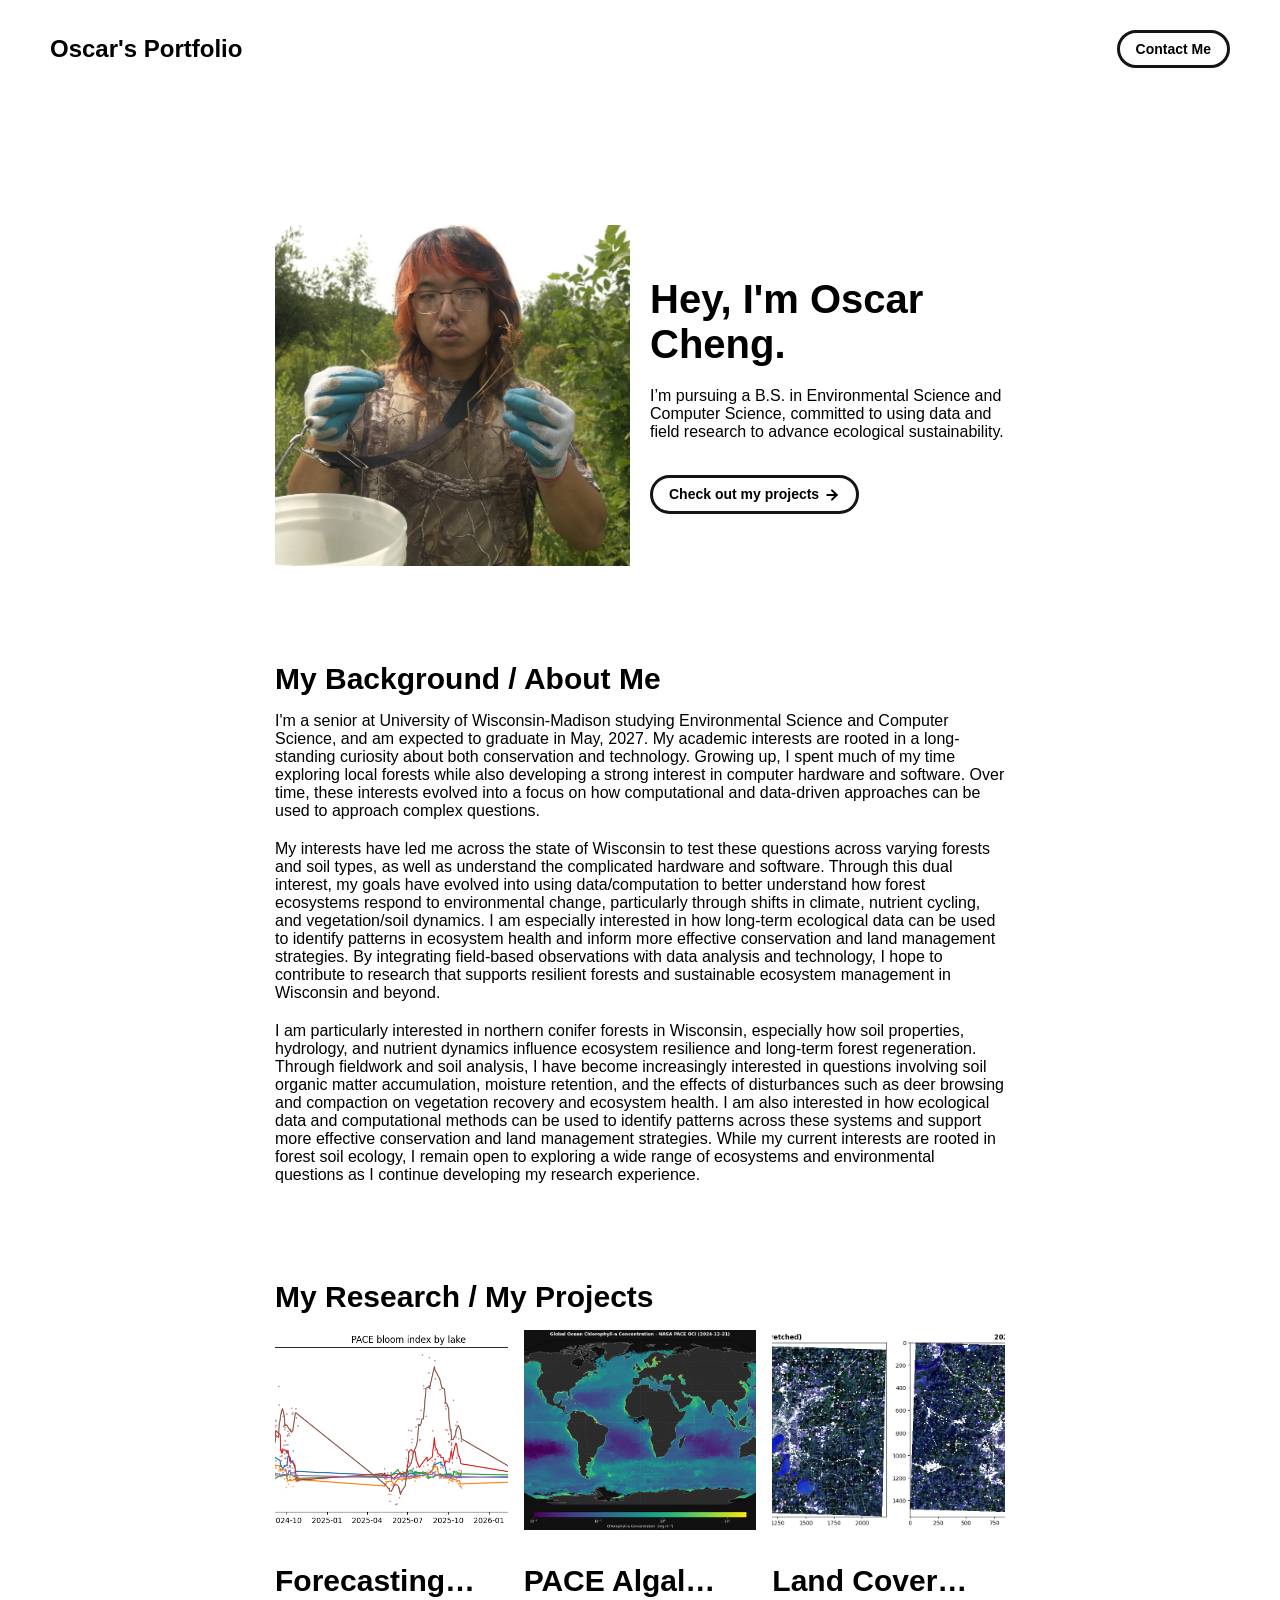
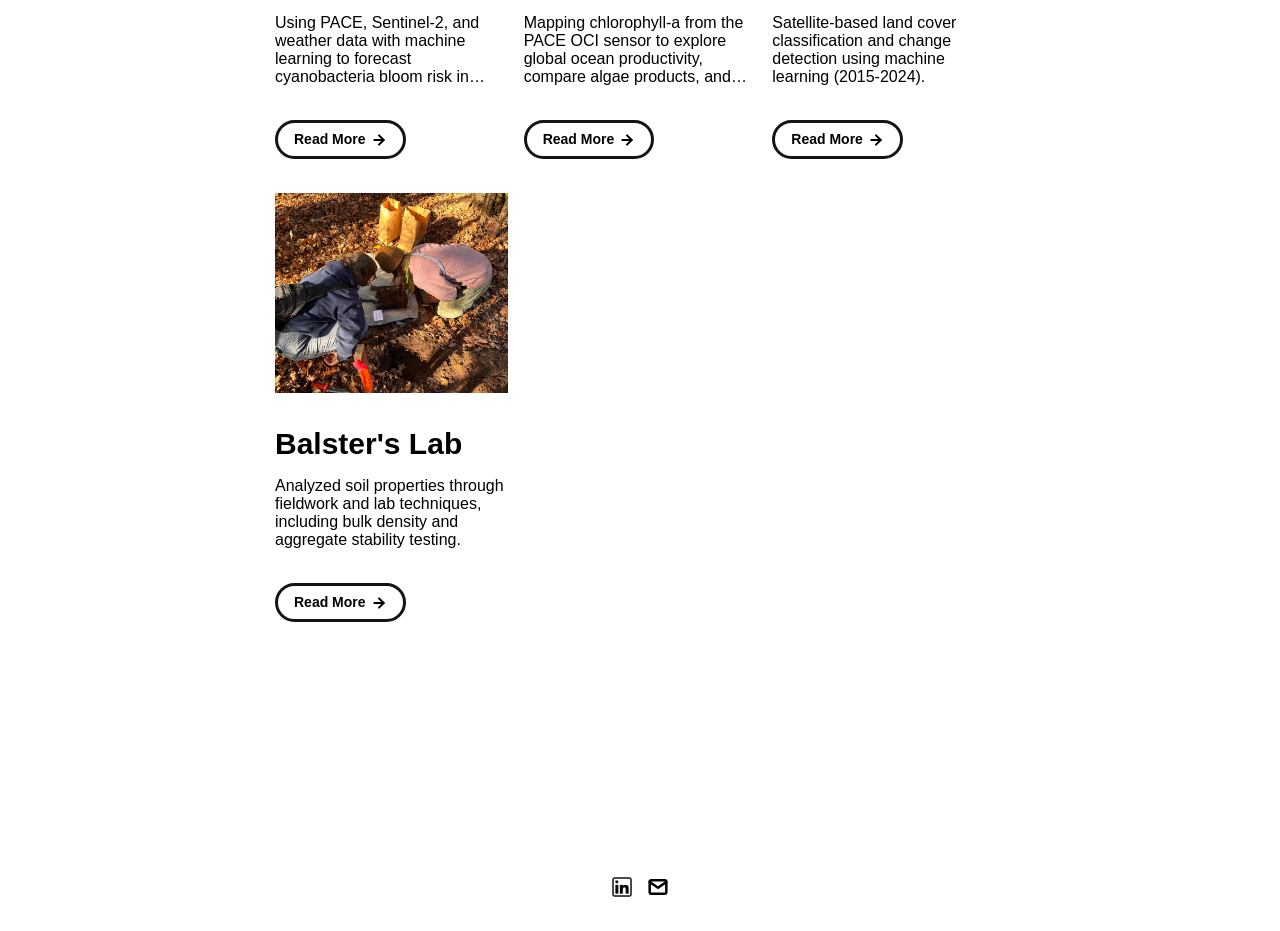
<file: index.html>
<!DOCTYPE html>
<html lang="en">
	<head>
		<meta charset="utf-8">

    <!-- 
      TODO

      Upload your Unemployable (or whatever photo you like) to the assets/images folder
      and change the name of the image below to match the uploaded one

      Change the title in the <title> tag to whatever you would like the title of your portfolio to be

      This should be the same across all pages.
     -->
    <link rel="icon" href="./assets/images/Wisco.png" />
		<title>Oscar's Portfolio</title>
    <meta name="description" content="A portfolio.">
    <meta name="viewport" content="width=device-width, initial-scale=1" />

		<link rel="stylesheet" href="./css/layout.css">
    <link rel="stylesheet" href="./css/typography.css">
    <link rel="stylesheet" href="./css/utilities.css">

		<script defer src="./js/script.js"></script>
	</head>
	<body>
    <!-- NAVBAR -->
    <div class="navbar">
      <a class="nav-title-link" href="./index.html">
        <!-- TODO - Change the "Portfolio Title" to whatever you want displayed in the top left -->
        <span class="nav-title">Oscar's Portfolio</span>
         <!-- TODO - Change the email after 'mailto:' to your email address for contact -->
        <a class="button" href="mailto:oscarcheng1003@gmail.com">
          <span class="button-text">Contact Me</span>
        </a>
      </a>
    </div>

    <!-- MAIN PAGE CONTENT -->
    <div id="main-content">

      <!-- PORTFOLIO HEADER -->
      <div id="portfolio-header">
        <div id="portfolio-header-image-container">
          <!-- 
            TODO

            - Change the img "src" attribute to point to the Unemployable image you uploaded (or whatever image).
            - Change the number to point to your Unemployable & replace the OpenSea link with your own
            - If you aren't using an Unemployable as your image, remove the entire "a" element
          -->
          <img src="./assets/images/coverface.JPG" class="portfolio-header-image">
          </a>
        </div>

          <!-- 
            TODO

            - Change the main-title to whatver you want
            - Change the body-text after that to a quick introduction to what you do
            - Edit the button text if you feel like it. It will link to the projects section below.
          -->
        <div id="portfolio-header-text-container">
            <div class="header-text">
              <span class="main-title">Hey, I'm Oscar Cheng.</span>
              <div class="body-text">I’m pursuing a B.S. in Environmental Science and Computer Science, committed to using data and field research to advance ecological sustainability.</div>
            </div>
            <a class="button" id="my-work-link">
              <span class="button-text">Check out my projects</span> 
              <image src="./assets/icons/arrow-right.svg" class="right-arrow-icon"/>
            </a>
        </div>
      </div>

      <!-- ABOUT SECTION -->
      <!-- 
        TODO

        - Change the subheader-text to whatever header you want
        - Add paragraphs using the <div class="body-text"></div> elements in the "about-section-content"
      -->
      <div id="about-section">
        <span class="subheader-text">My Background / About Me</span>
        <div class="about-section-content">
          <div class="body-text">I'm a senior at University of Wisconsin-Madison studying Environmental Science and Computer Science, and am expected to graduate in May, 2027. My academic interests are rooted in a long-standing curiosity about both conservation and technology. Growing up, I spent much of my time exploring local forests while also developing a strong interest in computer hardware and software. Over time, these interests evolved into a focus on how computational and data-driven approaches can be used to approach complex questions.</div>
          <div class="body-text">My interests have led me across the state of Wisconsin to test these questions across varying forests and soil types, as well as understand the complicated hardware and software. Through this dual interest, my goals have evolved into using data/computation to better understand how forest ecosystems respond to environmental change, particularly through shifts in climate, nutrient cycling, and vegetation/soil dynamics. I am especially interested in how long-term ecological data can be used to identify patterns in ecosystem health and inform more effective conservation and land management strategies. By integrating field-based observations with data analysis and technology, I hope to contribute to research that supports resilient forests and sustainable ecosystem management in Wisconsin and beyond.</div>
          <div class="body-text">I am particularly interested in northern conifer forests in Wisconsin, especially how soil properties, hydrology, and nutrient dynamics influence ecosystem resilience and long-term forest regeneration. Through fieldwork and soil analysis, I have become increasingly interested in questions involving soil organic matter accumulation, moisture retention, and the effects of disturbances such as deer browsing and compaction on vegetation recovery and ecosystem health. I am also interested in how ecological data and computational methods can be used to identify patterns across these systems and support more effective conservation and land management strategies. While my current interests are rooted in forest soil ecology, I remain open to exploring a wide range of ecosystems and environmental questions as I continue developing my research experience.</div>

        </div>
      </div>

      <!-- PROJECTS / MY WORK SECTION -->
      <div id="my-work-section">
        <!-- TODO - Change the subheader-text to whatever you want the Projects section header to say -->
        <span class="subheader-text">My Research / My Projects</span>

        <div class="projects-container">
          <!-- 
            TODO

            This is where the project cards live. Here's a base level project card for you to copy:
            <div class="project-card">
              <img src="./assets/images/IMAGE_NAME" class="project-image">
              <div class="project-card-text-container">
                <div class="subheader-text project-title">PROJECT_NAME</div>
                <div class="body-text project-card-text">SMALL_PROJECT_DESCRIPTION</div>
              </div>
              <a class="button" href="./project-pages/PROJECT_PAGE_NAME.html">
                <span class="button-text">Read More</span>
                <image src="./assets/icons/arrow-right.svg" class="right-arrow-icon"/>
              </a>
            </div>

            - To add a project to the this area, copy the above, paste it below this comment, and change the following:
                - IMAGE_NAME: the name of the image file in assets/images
                - PROJECT_NAME: the name of the project (keep it short, it only shows 1 line)
                - SMALL_PROJECT_DESCRIPTION: a quick project description (max 4 lines)
                - PROJECT_PAGE_NAME.html: the html filename for the project (must be in project-pages folder)
          -->
          <div class="project-card">
            <img src="./assets/images/pace_bloom_index_lakes.png" class="project-image">
            <div class="project-card-text-container">
              <div class="subheader-text project-title">Forecasting Algal Blooms</div>
              <div class="body-text project-card-text">Using PACE, Sentinel-2, and weather data with machine learning to forecast cyanobacteria bloom risk in lakes 1 to 7 days ahead.</div>
            </div>
            <a class="button" href="./project-pages/bloom-forecasting.html">
              <span class="button-text">Read More</span>
              <image src="./assets/icons/arrow-right.svg" class="right-arrow-icon"/>
            </a>
          </div>
          
          <div class="project-card">
            <img src="./assets/images/ChlaConcGlobal.png" class="project-image">
            <div class="project-card-text-container">
              <div class="subheader-text project-title">PACE Algal Bloom Analysis</div>
              <div class="body-text project-card-text">Mapping chlorophyll-a from the PACE OCI sensor to explore global ocean productivity, compare algae products, and track temporal trends in phytoplankton.</div>
            </div>
            <a class="button" href="./project-pages/pace-project.html">
              <span class="button-text">Read More</span>
              <image src="./assets/icons/arrow-right.svg" class="right-arrow-icon"/>
            </a>
          </div>

          <div class="project-card">
            <img src="./assets/images/composites.png" class="project-image">
            <div class="project-card-text-container">
              <div class="subheader-text project-title">Land Cover Classification</div>
              <div class="body-text project-card-text">Satellite-based land cover classification and change detection using machine learning (2015-2024).</div>
            </div>
            <a class="button" href="./project-pages/landcover-classification.html">
              <span class="button-text">Read More</span>
              <image src="./assets/icons/arrow-right.svg" class="right-arrow-icon"/>
            </a>
          </div>
          
          <div class="project-card">
            <img src="./assets/images/soil-pit.png" class="project-image">
            <div class="project-card-text-container">
              <div class="subheader-text project-title">Balster's Lab</div>
              <div class="body-text project-card-text"> Analyzed soil properties through fieldwork and lab techniques, including bulk density and aggregate stability testing.</div>
            </div>
            <a class="button" href="./project-pages/balster's-lab.html">
              <span class="button-text">Read More</span>
              <image src="./assets/icons/arrow-right.svg" class="right-arrow-icon"/>
            </a>
          </div>
            <!-- 
              TODO - Add more project cards by copying the above div with class "project-card" and changing the relevant information as described in the comments above.
            -->
        </div>
      </div>
    </div>

    <!-- FOOTER -->
    <div id="footer">
      <a class="icon-link" target="_blank" href="https://www.linkedin.com/in/oscar-h-cheng/">
        <image src="./assets/icons/linkedin.png" class="footer-icon"/>
      </a>
       
      <a class="icon-link" href="mailto:oscarcheng1003@gmail.com">
        <image src="./assets/icons/mail.svg" class="footer-icon"/>
      </a>
    </div>

	</body>
</html>
</file>
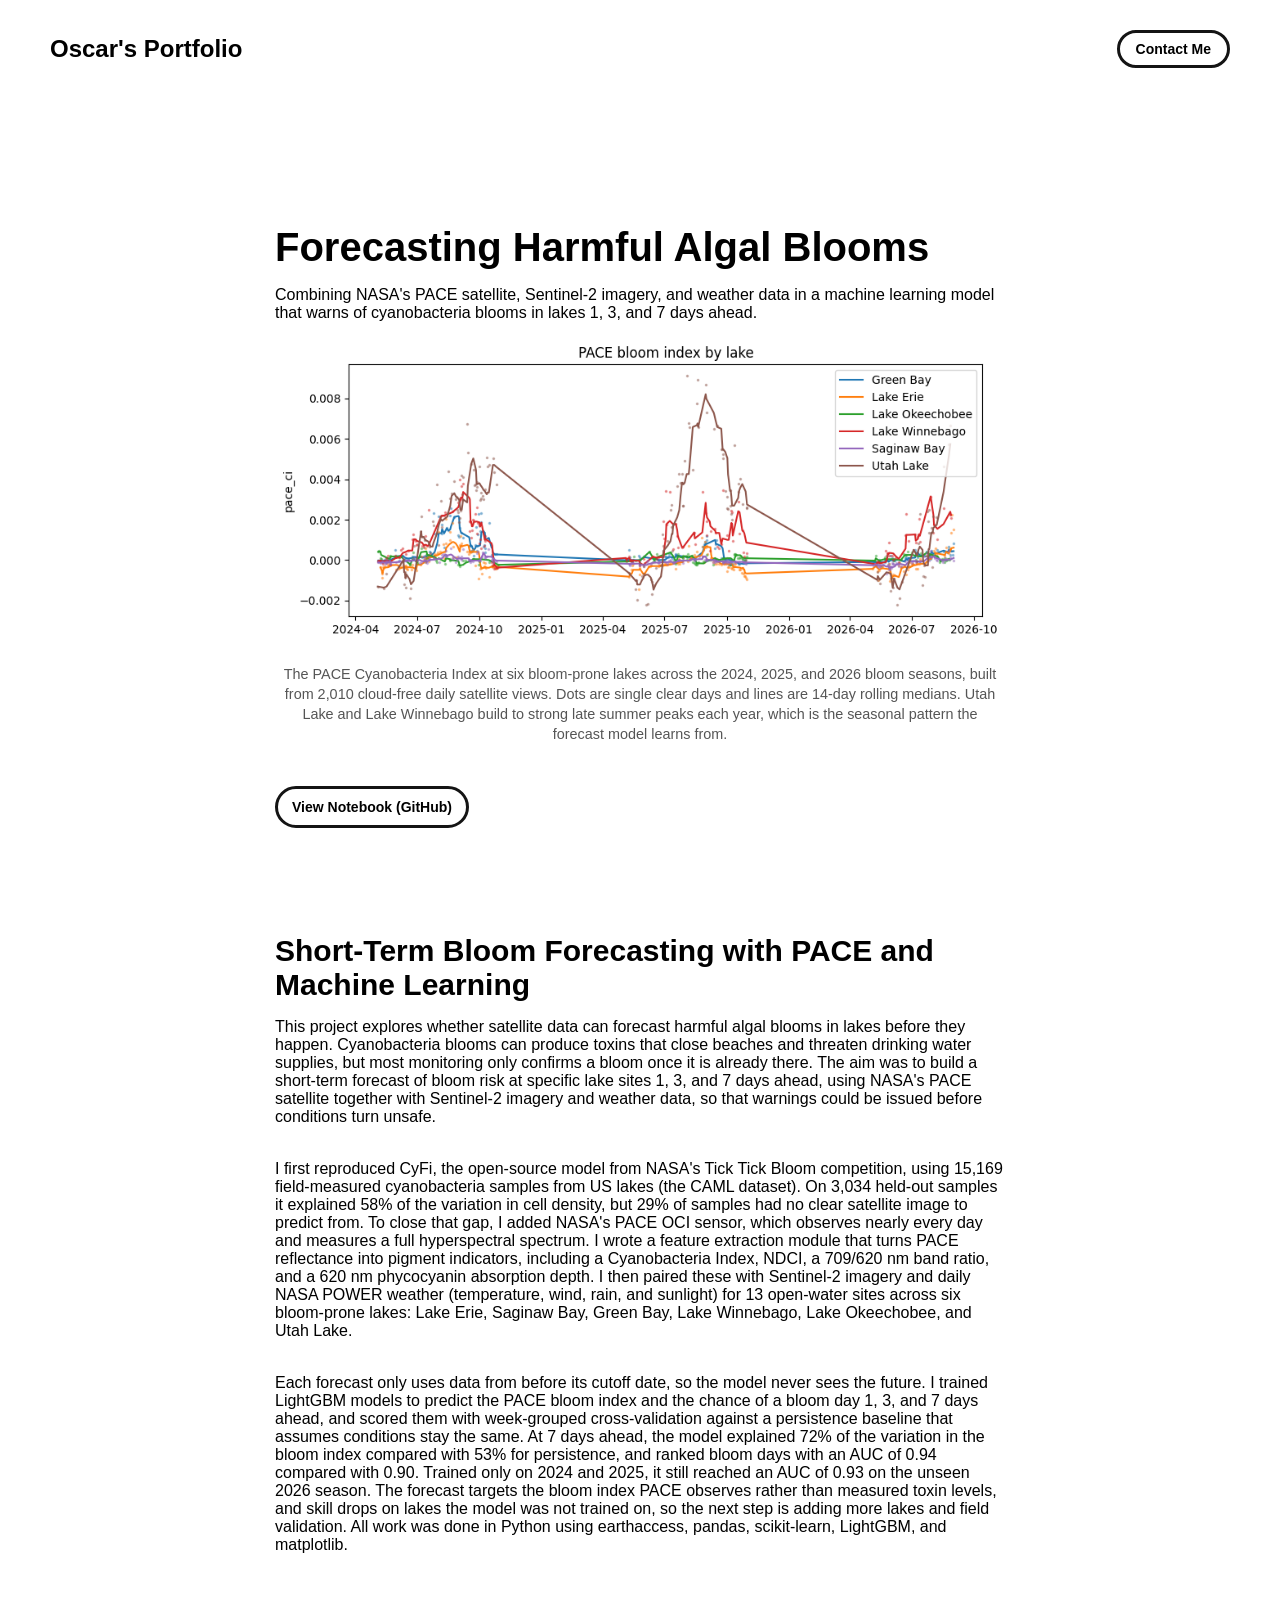
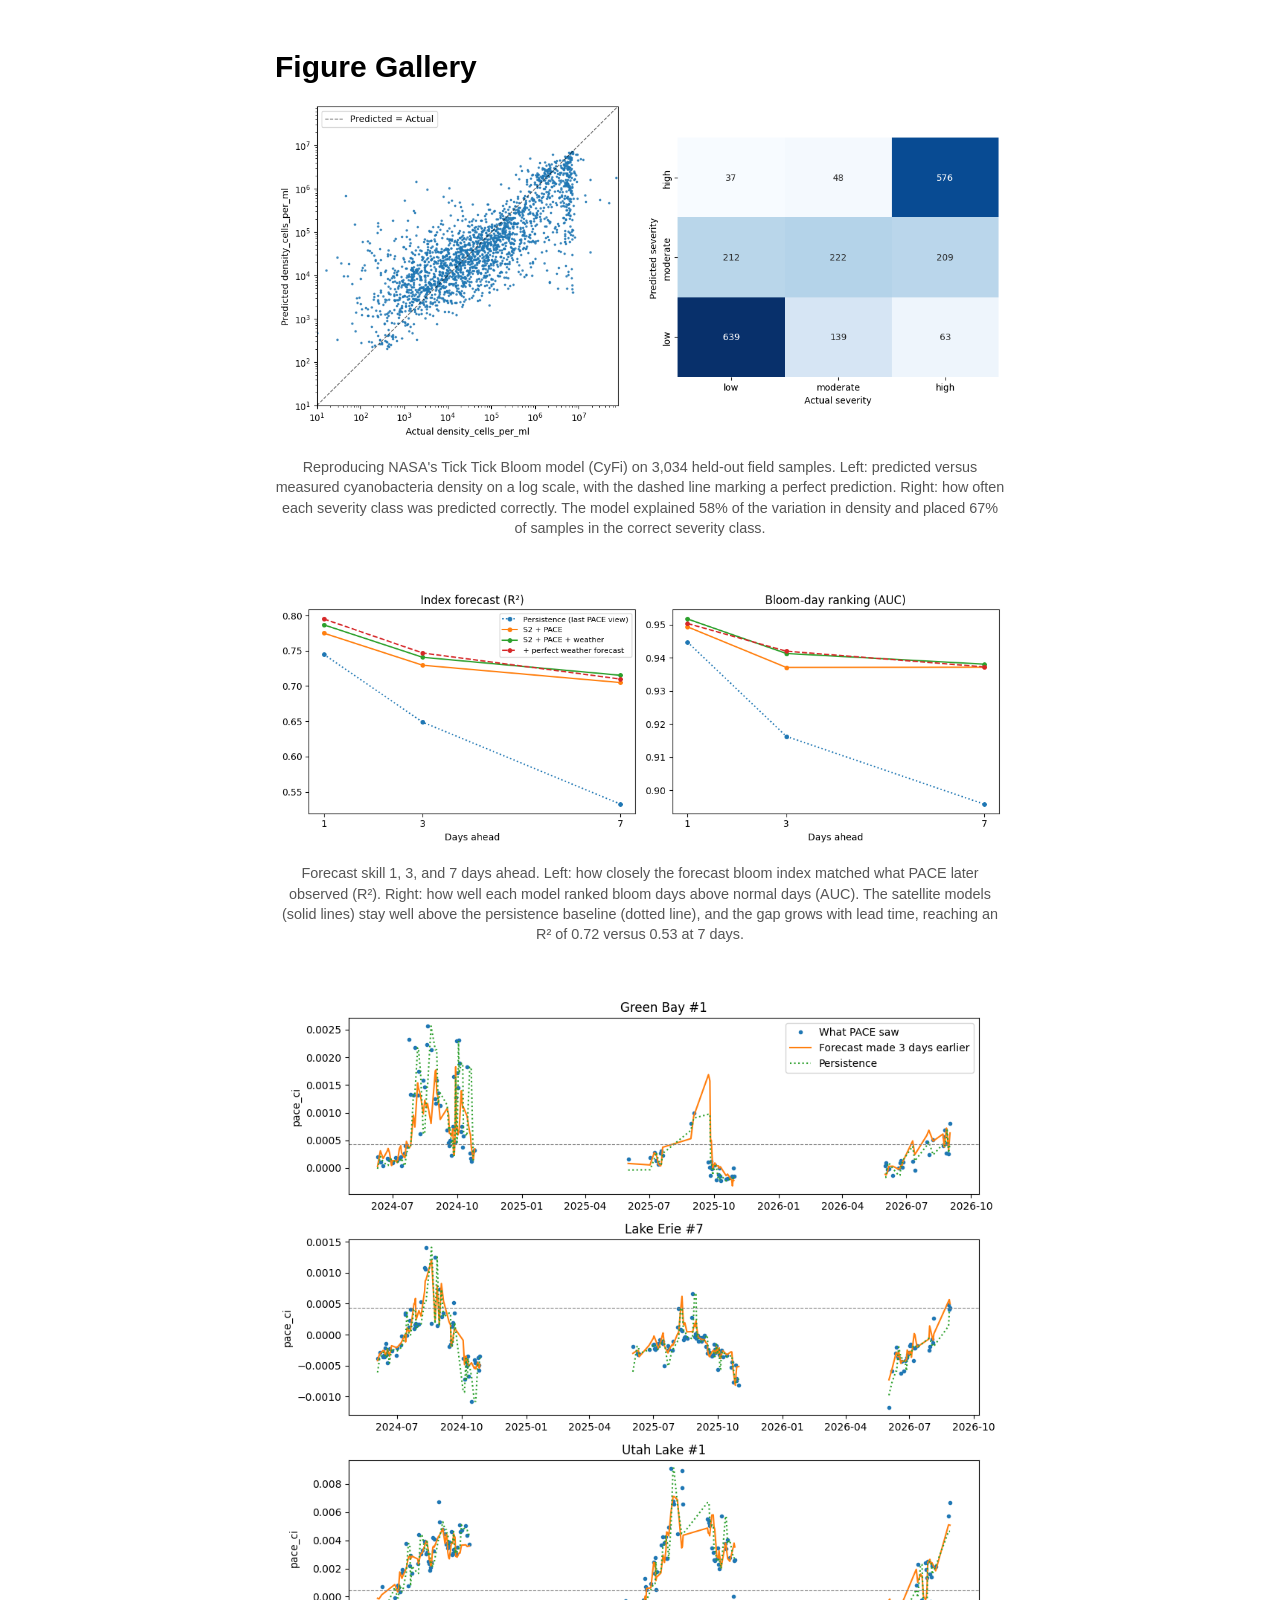
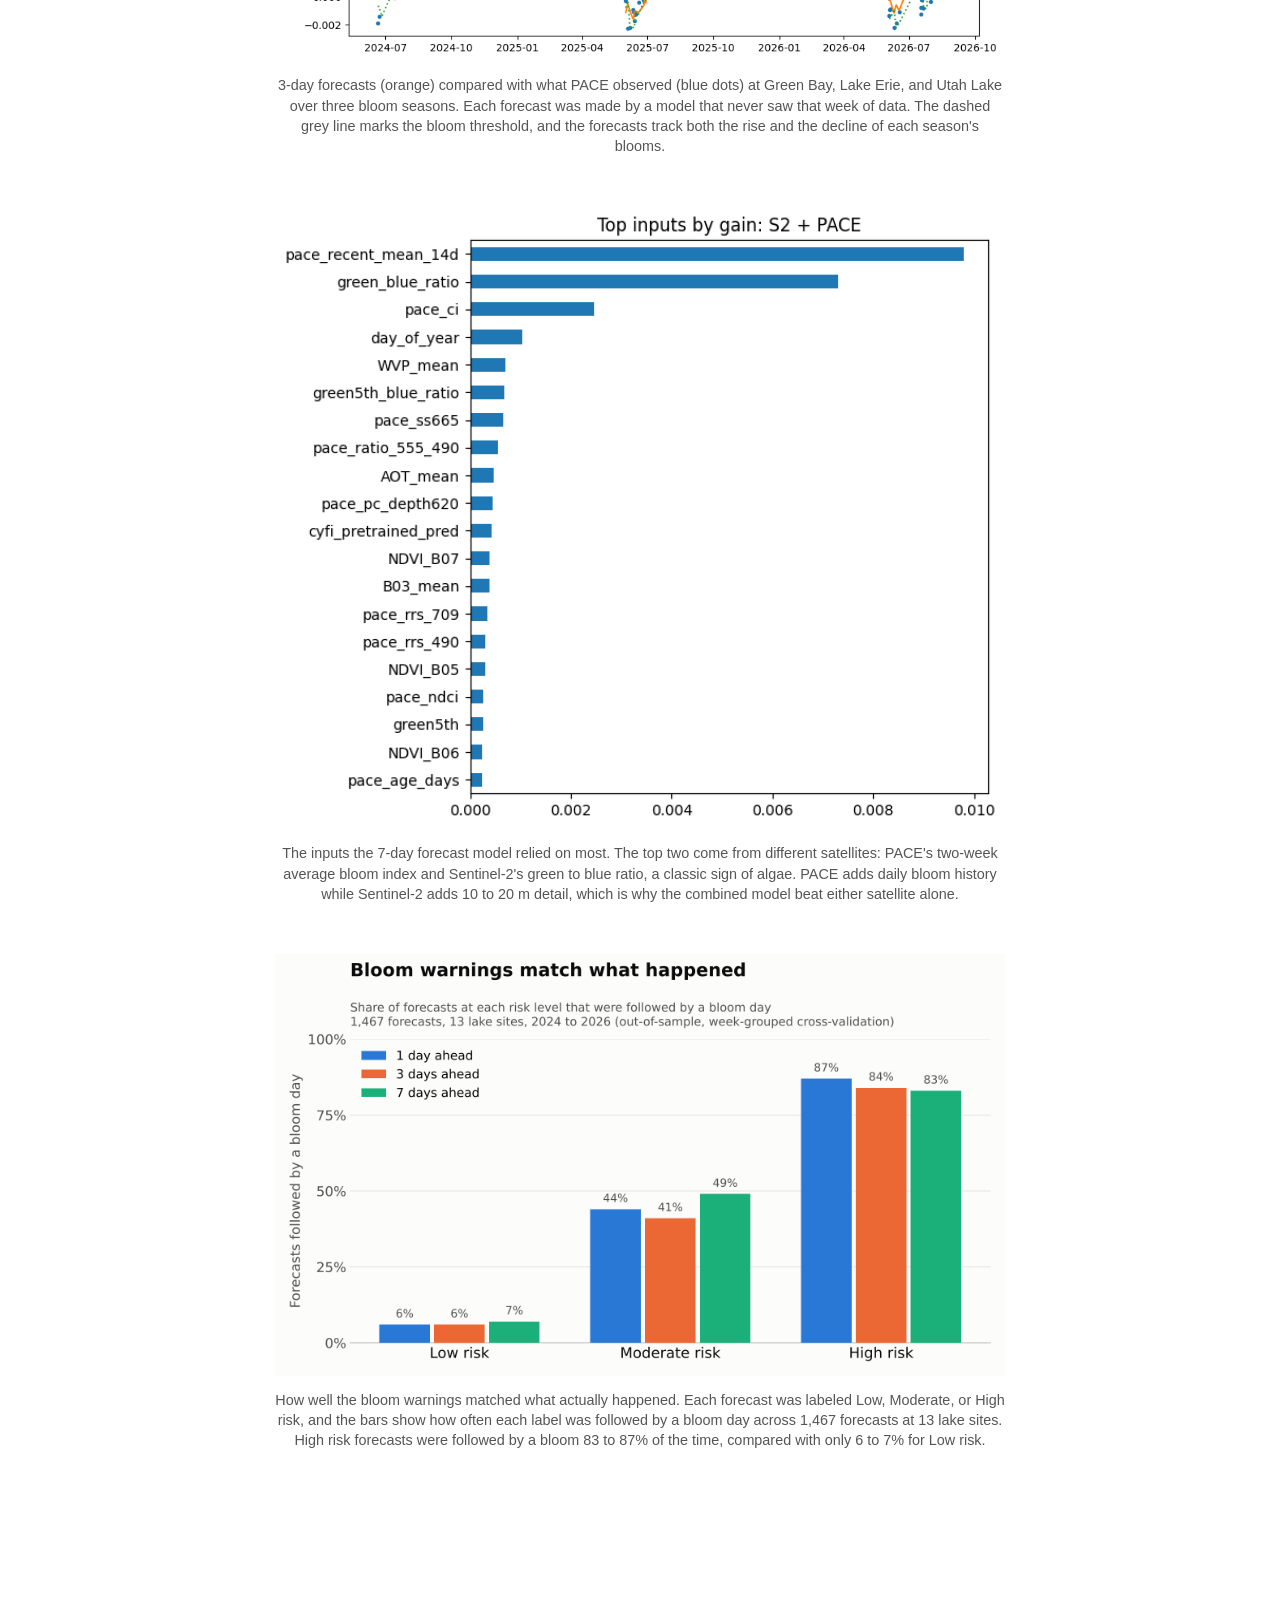
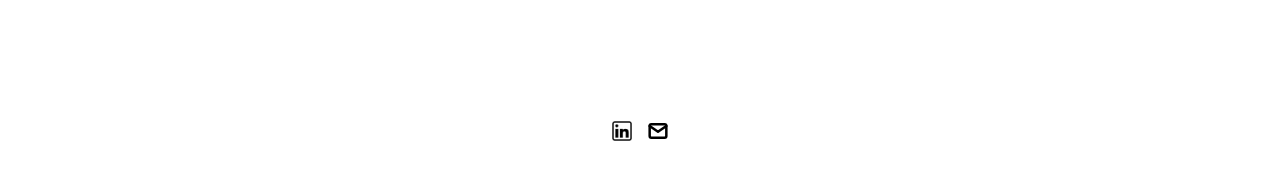
<file: bloom-forecasting.html>
<!DOCTYPE html>
<html lang="en">
	<head>
		<meta charset="utf-8">
    <link rel="icon" href="../assets/images/Wisco.png" />
		<title>Oscar's Portfolio</title>
    <meta name="description" content="Oscar's portfolio.">
    <meta name="viewport" content="width=device-width, initial-scale=1" />

		<link rel="stylesheet" href="../css/layout.css">
    <link rel="stylesheet" href="../css/typography.css">
    <link rel="stylesheet" href="../css/utilities.css">

		<script defer src="../js/script.js"></script>
	</head>
	<body>
    <!-- NAVBAR -->
    <div class="navbar">
      <a class="nav-title-link" href="../index.html">
        <span class="nav-title">Oscar's Portfolio</span>
        <a class="button" href="mailto:oscarcheng1003@gmail.com">
          <span class="button-text">Contact Me</span>
        </a>
      </a>
    </div>

    <!-- MAIN PAGE CONTENT -->
    <div id="main-content">

      <!-- PROJECT HEADER -->
      <div id="project-header">
          <div class="main-title">Forecasting Harmful Algal Blooms</div>
          <div class="body-text">
          Combining NASA's PACE satellite, Sentinel-2 imagery, and weather data in a machine learning model that warns of cyanobacteria blooms in lakes 1, 3, and 7 days ahead.
          </div>
        <image class="project-header-image" src="../assets/images/pace_bloom_index_lakes.png">
              <span class="image-caption">The PACE Cyanobacteria Index at six bloom-prone lakes across the 2024, 2025, and 2026 bloom seasons, built from 2,010 cloud-free daily satellite views. Dots are single clear days and lines are 14-day rolling medians. Utah Lake and Lake Winnebago build to strong late summer peaks each year, which is the seasonal pattern the forecast model learns from.</span>
          <div class="project-links">
            <a class="button" href="https://github.com/shruuuuuug/Portfolio/blob/main/Forecasting_Bloom_Project.ipynb" target="_blank">
              <span class="button-text">View Notebook (GitHub)</span>
            </a>
          </div>
      </div>

      <!-- PROJECT DETAILS -->
      <div id="project-details">
        <div class="subheader-text">Short-Term Bloom Forecasting with PACE and Machine Learning</div>
        <div class="project-details-content">
  <div class="body-text">
    This project explores whether satellite data can forecast harmful algal blooms in lakes before they happen. Cyanobacteria blooms can produce toxins that close beaches and threaten drinking water supplies, but most monitoring only confirms a bloom once it is already there. The aim was to build a short-term forecast of bloom risk at specific lake sites 1, 3, and 7 days ahead, using NASA's PACE satellite together with Sentinel-2 imagery and weather data, so that warnings could be issued before conditions turn unsafe.
  </div>

  <div class="body-text">
    I first reproduced CyFi, the open-source model from NASA's Tick Tick Bloom competition, using 15,169 field-measured cyanobacteria samples from US lakes (the CAML dataset). On 3,034 held-out samples it explained 58% of the variation in cell density, but 29% of samples had no clear satellite image to predict from. To close that gap, I added NASA's PACE OCI sensor, which observes nearly every day and measures a full hyperspectral spectrum. I wrote a feature extraction module that turns PACE reflectance into pigment indicators, including a Cyanobacteria Index, NDCI, a 709/620 nm band ratio, and a 620 nm phycocyanin absorption depth. I then paired these with Sentinel-2 imagery and daily NASA POWER weather (temperature, wind, rain, and sunlight) for 13 open-water sites across six bloom-prone lakes: Lake Erie, Saginaw Bay, Green Bay, Lake Winnebago, Lake Okeechobee, and Utah Lake.
  </div>

  <div class="body-text">
    Each forecast only uses data from before its cutoff date, so the model never sees the future. I trained LightGBM models to predict the PACE bloom index and the chance of a bloom day 1, 3, and 7 days ahead, and scored them with week-grouped cross-validation against a persistence baseline that assumes conditions stay the same. At 7 days ahead, the model explained 72% of the variation in the bloom index compared with 53% for persistence, and ranked bloom days with an AUC of 0.94 compared with 0.90. Trained only on 2024 and 2025, it still reached an AUC of 0.93 on the unseen 2026 season. The forecast targets the bloom index PACE observes rather than measured toxin levels, and skill drops on lakes the model was not trained on, so the next step is adding more lakes and field validation. All work was done in Python using earthaccess, pandas, scikit-learn, LightGBM, and matplotlib.
  </div>
</div>
      </div>

      <!-- IMAGE GALLERY -->
      <div id="project-gallery">
        <div class="subheader-text">Figure Gallery</div>
        <div class="project-gallery-content">
            <div class="gallery-image-container">
              <img src="../assets/images/cyfi_baseline.png" class="gallery-image">
              <span class="image-caption">Reproducing NASA's Tick Tick Bloom model (CyFi) on 3,034 held-out field samples. Left: predicted versus measured cyanobacteria density on a log scale, with the dashed line marking a perfect prediction. Right: how often each severity class was predicted correctly. The model explained 58% of the variation in density and placed 67% of samples in the correct severity class.</span>
            </div>
            <div class="gallery-image-container">
              <img src="../assets/images/forecast_skill_lead_time.png" class="gallery-image">
              <span class="image-caption">Forecast skill 1, 3, and 7 days ahead. Left: how closely the forecast bloom index matched what PACE later observed (R²). Right: how well each model ranked bloom days above normal days (AUC). The satellite models (solid lines) stay well above the persistence baseline (dotted line), and the gap grows with lead time, reaching an R² of 0.72 versus 0.53 at 7 days.</span>
            </div>
            <div class="gallery-image-container">
              <img src="../assets/images/forecast_vs_observed.png" class="gallery-image">
              <span class="image-caption">3-day forecasts (orange) compared with what PACE observed (blue dots) at Green Bay, Lake Erie, and Utah Lake over three bloom seasons. Each forecast was made by a model that never saw that week of data. The dashed grey line marks the bloom threshold, and the forecasts track both the rise and the decline of each season's blooms.</span>
            </div>
            <div class="gallery-image-container">
              <img src="../assets/images/forecast_feature_importance.png" class="gallery-image">
              <span class="image-caption">The inputs the 7-day forecast model relied on most. The top two come from different satellites: PACE's two-week average bloom index and Sentinel-2's green to blue ratio, a classic sign of algae. PACE adds daily bloom history while Sentinel-2 adds 10 to 20 m detail, which is why the combined model beat either satellite alone.</span>
            </div>
            <div class="gallery-image-container">
              <img src="../assets/images/bloom_risk_levels.png" class="gallery-image">
              <span class="image-caption">How well the bloom warnings matched what actually happened. Each forecast was labeled Low, Moderate, or High risk, and the bars show how often each label was followed by a bloom day across 1,467 forecasts at 13 lake sites. High risk forecasts were followed by a bloom 83 to 87% of the time, compared with only 6 to 7% for Low risk.</span>
            </div>
        </div>
      </div>
    </div>

    <!-- FOOTER -->
     <div id="footer">
      <a class="icon-link" target="_blank" href="https://www.linkedin.com/in/oscar-h-cheng/">
        <image src="../assets/icons/linkedin.png" class="footer-icon"/>
      </a>

      <a class="icon-link" href="mailto:oscarcheng1003@gmail.com">
        <image src="../assets/icons/mail.svg" class="footer-icon"/>
      </a>
    </div>
	</body>
</html>
</file>
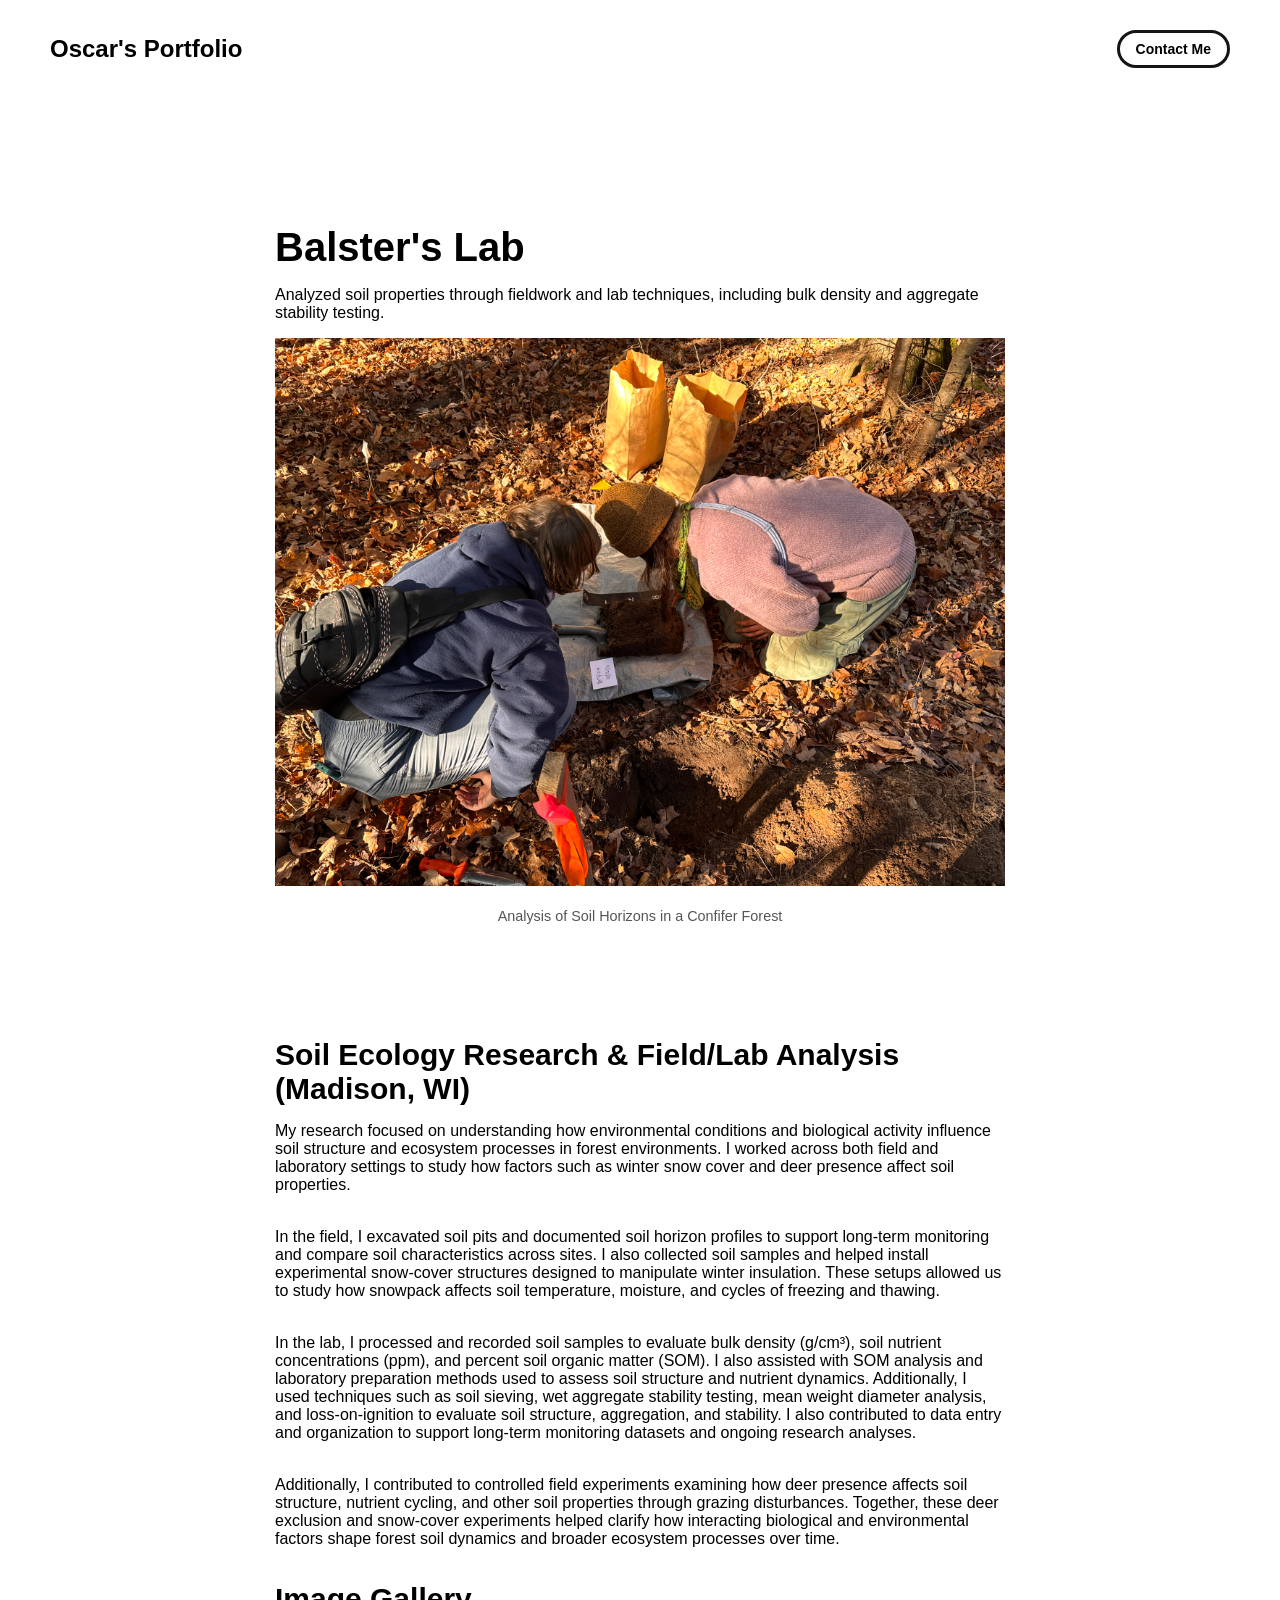
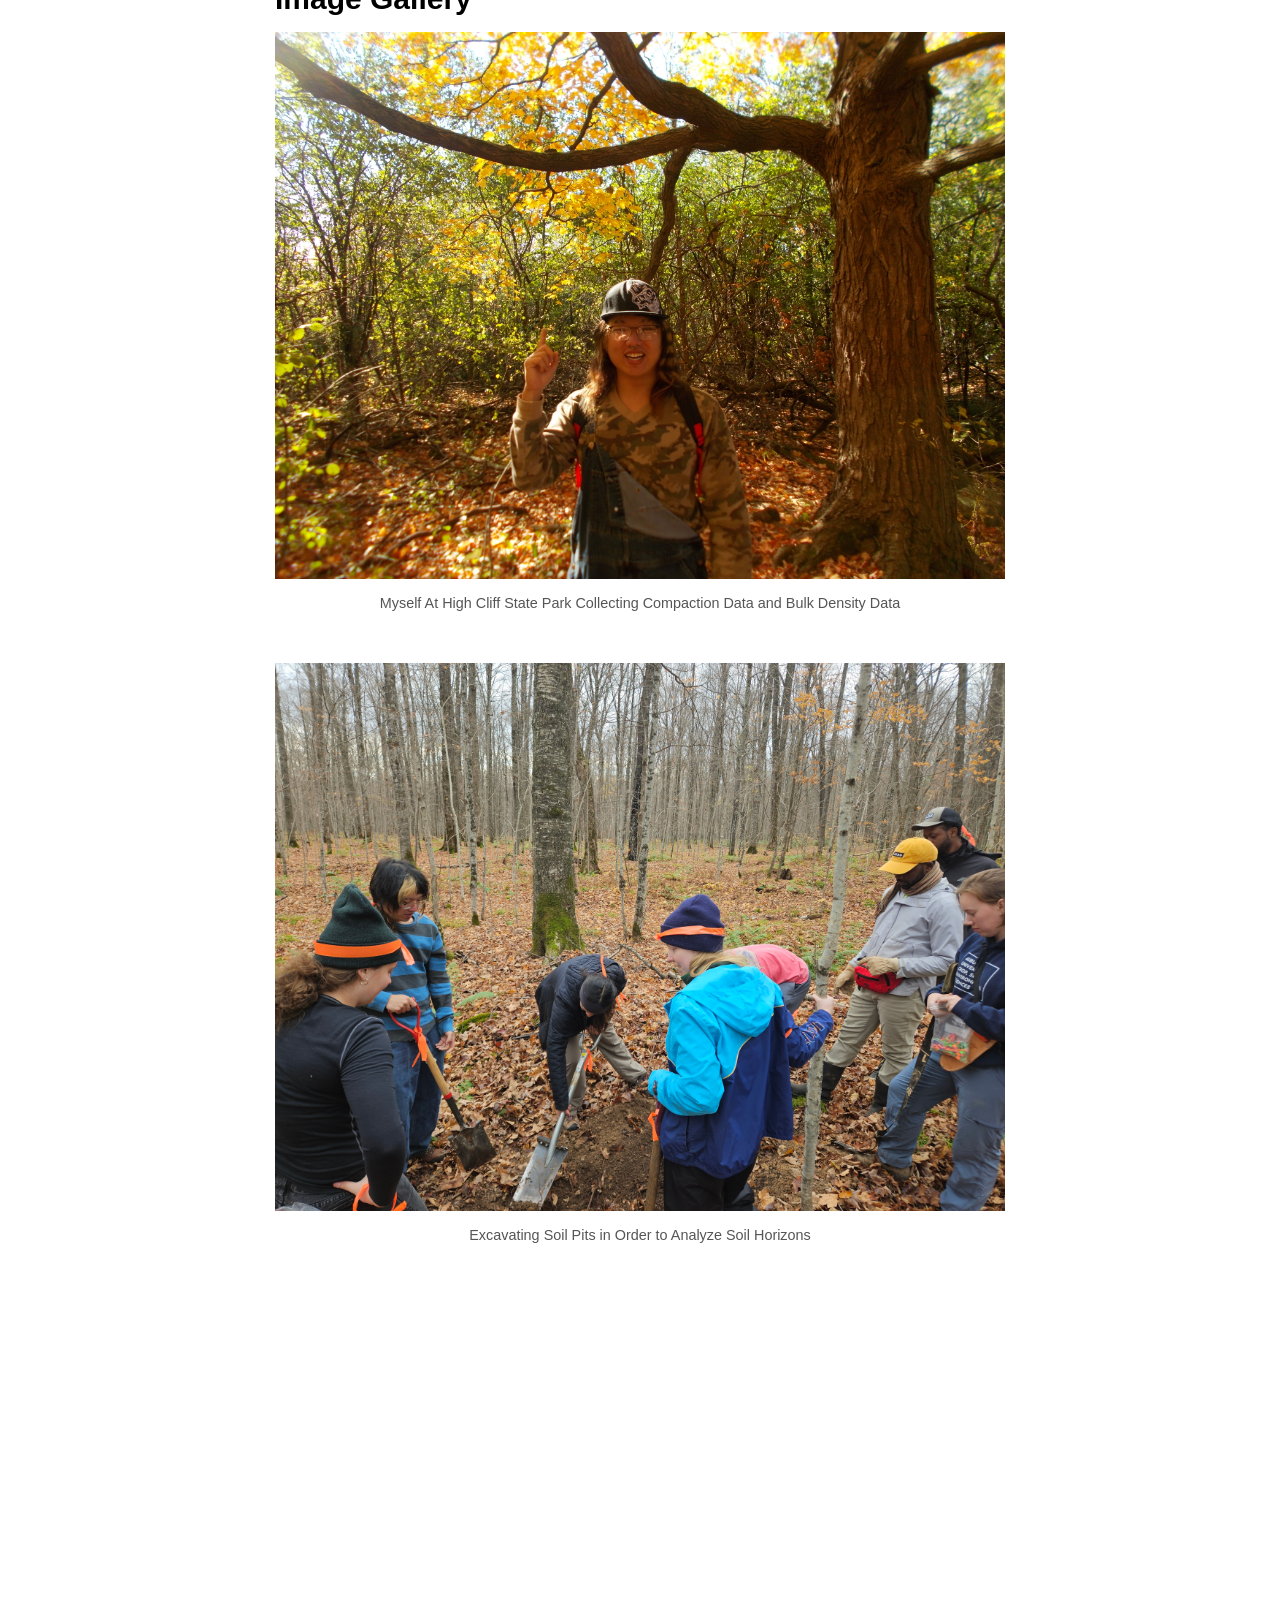
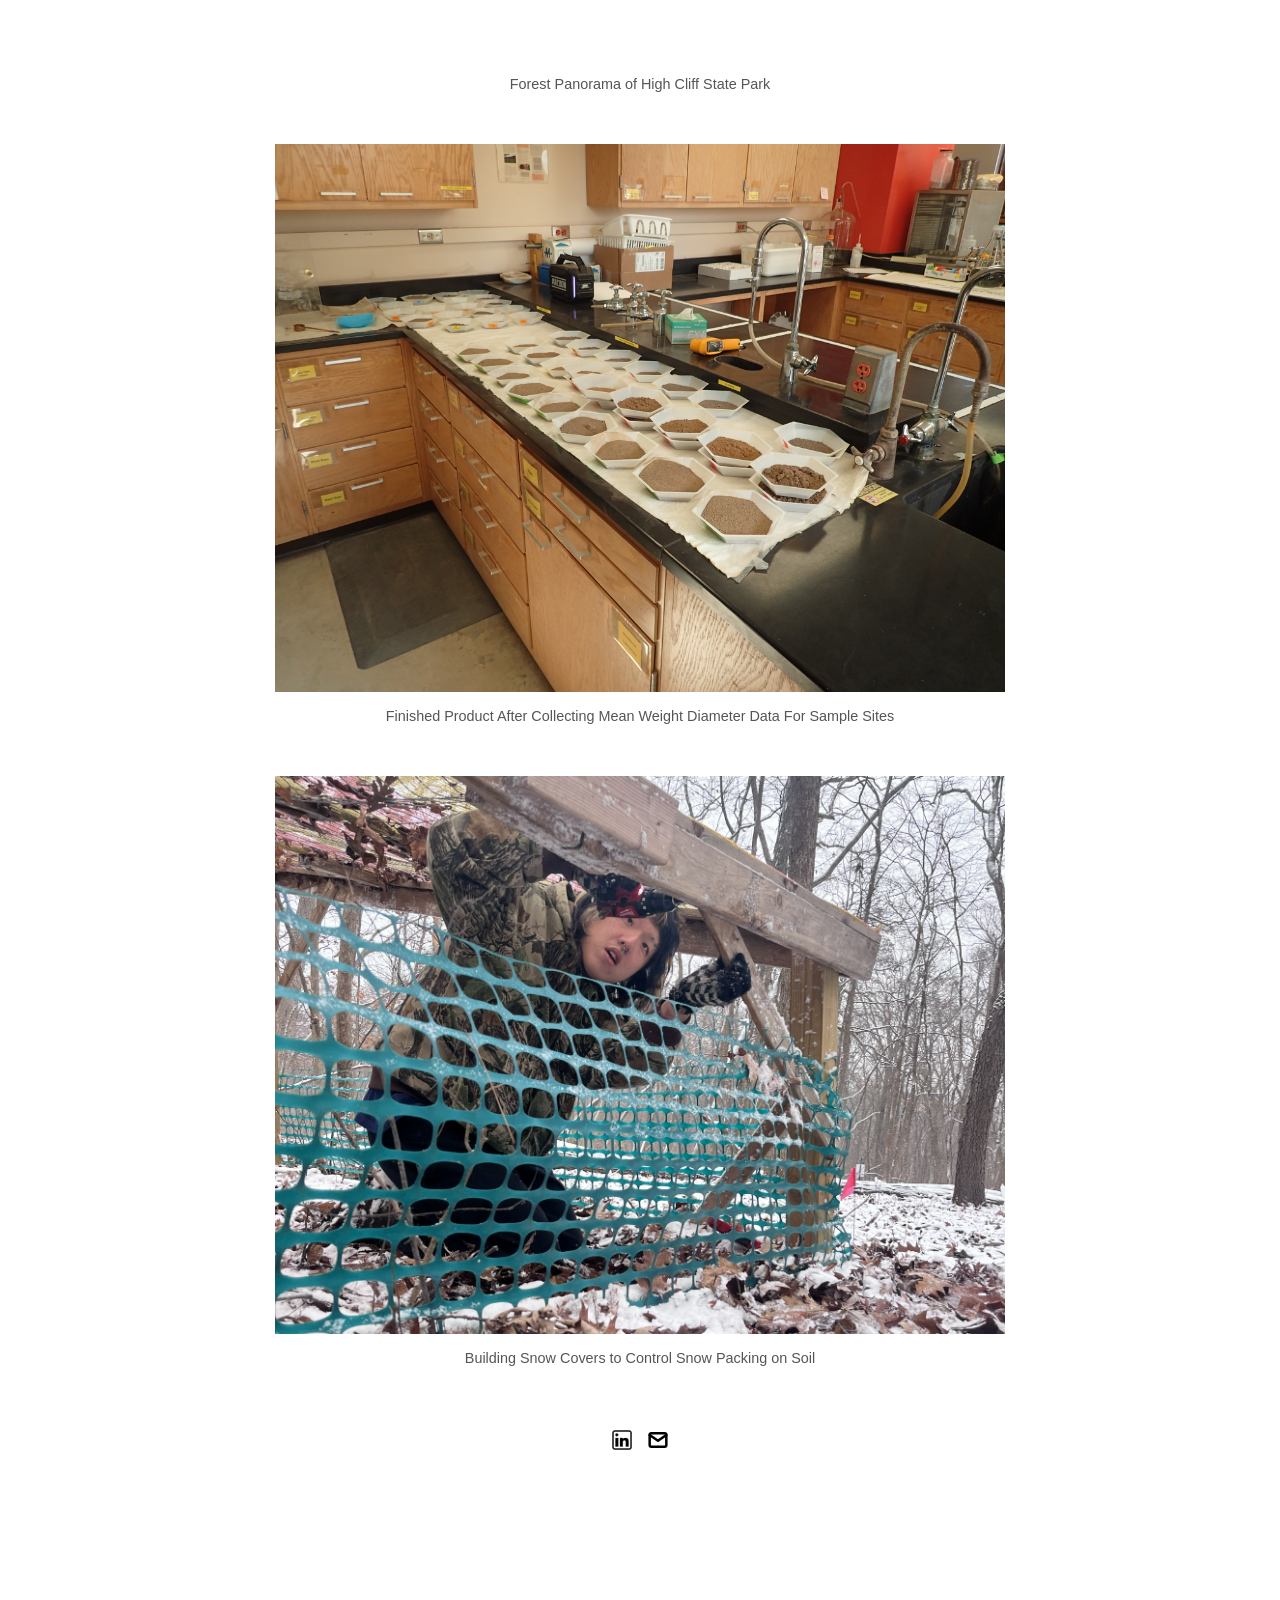
<file: project-pages/balster's-lab.html>
<!-- 
  IMPORTANT! 
  
  Keep this file unchanged to use as a template for all future project pages. 

  For every new project you add to your portfolio, make a copy of this file in the
  'project-pages' folder with a name related to the project.
-->


<!DOCTYPE html>
<html lang="en">
	<head>
		<meta charset="utf-8">
    <!-- 
      TODO

      Upload your Unemployable (or whatever photo you like) to the assets/images folder
      and change the name of the image below to match the uploaded one

      Change the title in the <title> tag to whatever you would like the title of your portfolio to be

      This should be the same across all pages.
     -->
     <link rel="icon" href="./assets/images/Wisco.png" />
		<title>Oscar's Portfolio</title>
    <meta name="description" content="Oscar's portfolio.">
    <meta name="viewport" content="width=device-width, initial-scale=1" />

		<link rel="stylesheet" href="../css/layout.css">
    <link rel="stylesheet" href="../css/typography.css">
    <link rel="stylesheet" href="../css/utilities.css">

		<script defer src="../js/script.js"></script>
	</head>
	<body>
    <!-- NAVBAR -->
    <div class="navbar">
      <a class="nav-title-link" href="../index.html">
        <!-- 
          TODO - Change the "Portfolio Title" to whatever you want displayed in the top left

          (this should be the same across all pages)
         -->
        <span class="nav-title">Oscar's Portfolio</span>
        <!-- 
          TODO - Change the email after 'mailto:' to your email address for contact 
        
          (this should be the same across all pages)
        -->
        <a class="button" href="mailto:oscarcheng1003@gmail.com">
          <span class="button-text">Contact Me</span>
        </a>
      </a>
    </div>

    <!-- MAIN PAGE CONTENT -->
    <div id="main-content">

      <!-- PROJECT HEADER -->
      <div id="project-header">
          <!-- 
            TODO

            - Change the 'main-title' text to the name of your project
            - Change the 'body-text' text to a short and sweet description of your project (maybe the same as the one on the project card)
            - Change "desktop.jpeg" to the image filename you uploaded in the assets/images folder.
          -->
          <div class="main-title">Balster's Lab</div>
          <div class="body-text">
Analyzed soil properties through fieldwork and lab techniques, including bulk density and aggregate stability testing.          </div>
        <image class="project-header-image" src="../assets/images/soil-pit.png">
              <span class="image-caption">Analysis of Soil Horizons in a Confifer Forest</span>
         
      </div>

      <!-- PROJECT DETAILS -->
      <!-- 
        TODO

        - Change the 'subheader-text' to whatever header you want for project details
        - Add paragraphs using the <div class="body-text"></div> elements in the "project-details-content"
      -->
      <div id="project-details">
        <div class="subheader-text">Soil Ecology Research & Field/Lab Analysis (Madison, WI)</div>
        <div class="project-details-content">
  <div class="body-text">
    My research focused on understanding how environmental conditions and biological activity influence soil structure and ecosystem processes in forest environments. I worked across both field and laboratory settings to study how factors such as winter snow cover and deer presence affect soil properties.    
  </div>

  <div class="body-text">
    In the field, I excavated soil pits and documented soil horizon profiles to support long-term monitoring and compare soil characteristics across sites. I also collected soil samples and helped install experimental snow-cover structures designed to manipulate winter insulation. These setups allowed us to study how snowpack affects soil temperature, moisture, and cycles of freezing and thawing.
  </div>

  <div class="body-text">
    In the lab, I processed and recorded soil samples to evaluate bulk density (g/cm³), soil nutrient concentrations (ppm), and percent soil organic matter (SOM). I also assisted with SOM analysis and laboratory preparation methods used to assess soil structure and nutrient dynamics. Additionally, I used techniques such as soil sieving, wet aggregate stability testing, mean weight diameter analysis, and loss-on-ignition to evaluate soil structure, aggregation, and stability. I also contributed to data entry and organization to support long-term monitoring datasets and ongoing research analyses.
  </div>
  
    <div class="body-text">
    Additionally, I contributed to controlled field experiments examining how deer presence affects soil structure, nutrient cycling, and other soil properties through grazing disturbances. Together, these deer exclusion and snow-cover experiments helped clarify how interacting biological and environmental factors shape forest soil dynamics and broader ecosystem processes over time.
  </div>

      <!-- IMAGE GALLERY -->
      <div id="project-gallery">
        <!-- TODO - Change the 'subheader-text' to whatever you want the Gallery section header to say -->
        <div class="subheader-text">Image Gallery</div>
        <div class="project-gallery-content">
            <!-- 
              TODO

              This is where the images in the gallery live. Here's a simple gallery image for you to copy:

              Full Width Image:

                <div class="gallery-image-container">
                  <img src="../assets/images/IMAGE_NAME" class="gallery-image">
                  <span class="image-caption">IMAGE_CAPTION</span>
                </div>

              Half Width Image: 

                <div class="gallery-image-container half-width">
                  <img src="../assets/images/IMAGE_NAME" class="gallery-image">
                  <span class="image-caption">IMAGE_CAPTION</span>
                </div>

              - To add an image to the this area, copy one of the above, paste it below this comment, and change the following:
                  - IMAGE_NAME: the name of the image file in assets/images
                  - IMAGE_CAPTION: to the caption of the image
            -->
            <div class="gallery-image-container">
              <img src="../assets/images/menexttotree.jpg" class="gallery-image">
              <span class="image-caption">Myself At High Cliff State Park Collecting Compaction Data and Bulk Density Data</span>
            </div>
            <div class="gallery-image-container">
              <img src="../assets/images/groupdiggingpit.jpg" class="gallery-image">
              <span class="image-caption">Excavating Soil Pits in Order to Analyze Soil Horizons</span>
            </div>
            <div class="gallery-image-container">
                <video class="gallery-image" autoplay muted loop playsinline>
                <source src="../assets/videos/forestpanning.mp4" type="video/mp4">
                </video>
              <span class="image-caption">Forest Panorama of High Cliff State Park</span>
            </div>
            <div class="gallery-image-container">
              <img src="../assets/images/soil-samples.png" class="gallery-image">
              <span class="image-caption">Finished Product After Collecting Mean Weight Diameter Data For Sample Sites</span>
            </div>
            <div class="gallery-image-container">
              <img src="../assets/images/drilling.png" class="gallery-image">
              <span class="image-caption">Building Snow Covers to Control Snow Packing on Soil</span>
            </div>
        </div>
      </div>
    </div>

    <!-- FOOTER -->
     <div id="footer">
      <a class="icon-link" target="_blank" href="https://www.linkedin.com/in/oscar-h-cheng/">
        <image src="../assets/icons/linkedin.png" class="footer-icon"/>
      </a>
       
      <a class="icon-link" href="mailto:oscarcheng1003@gmail.com">
        <image src="../assets/icons/mail.svg" class="footer-icon"/>
      </a>
    </div>

	</body>
</html>
</file>
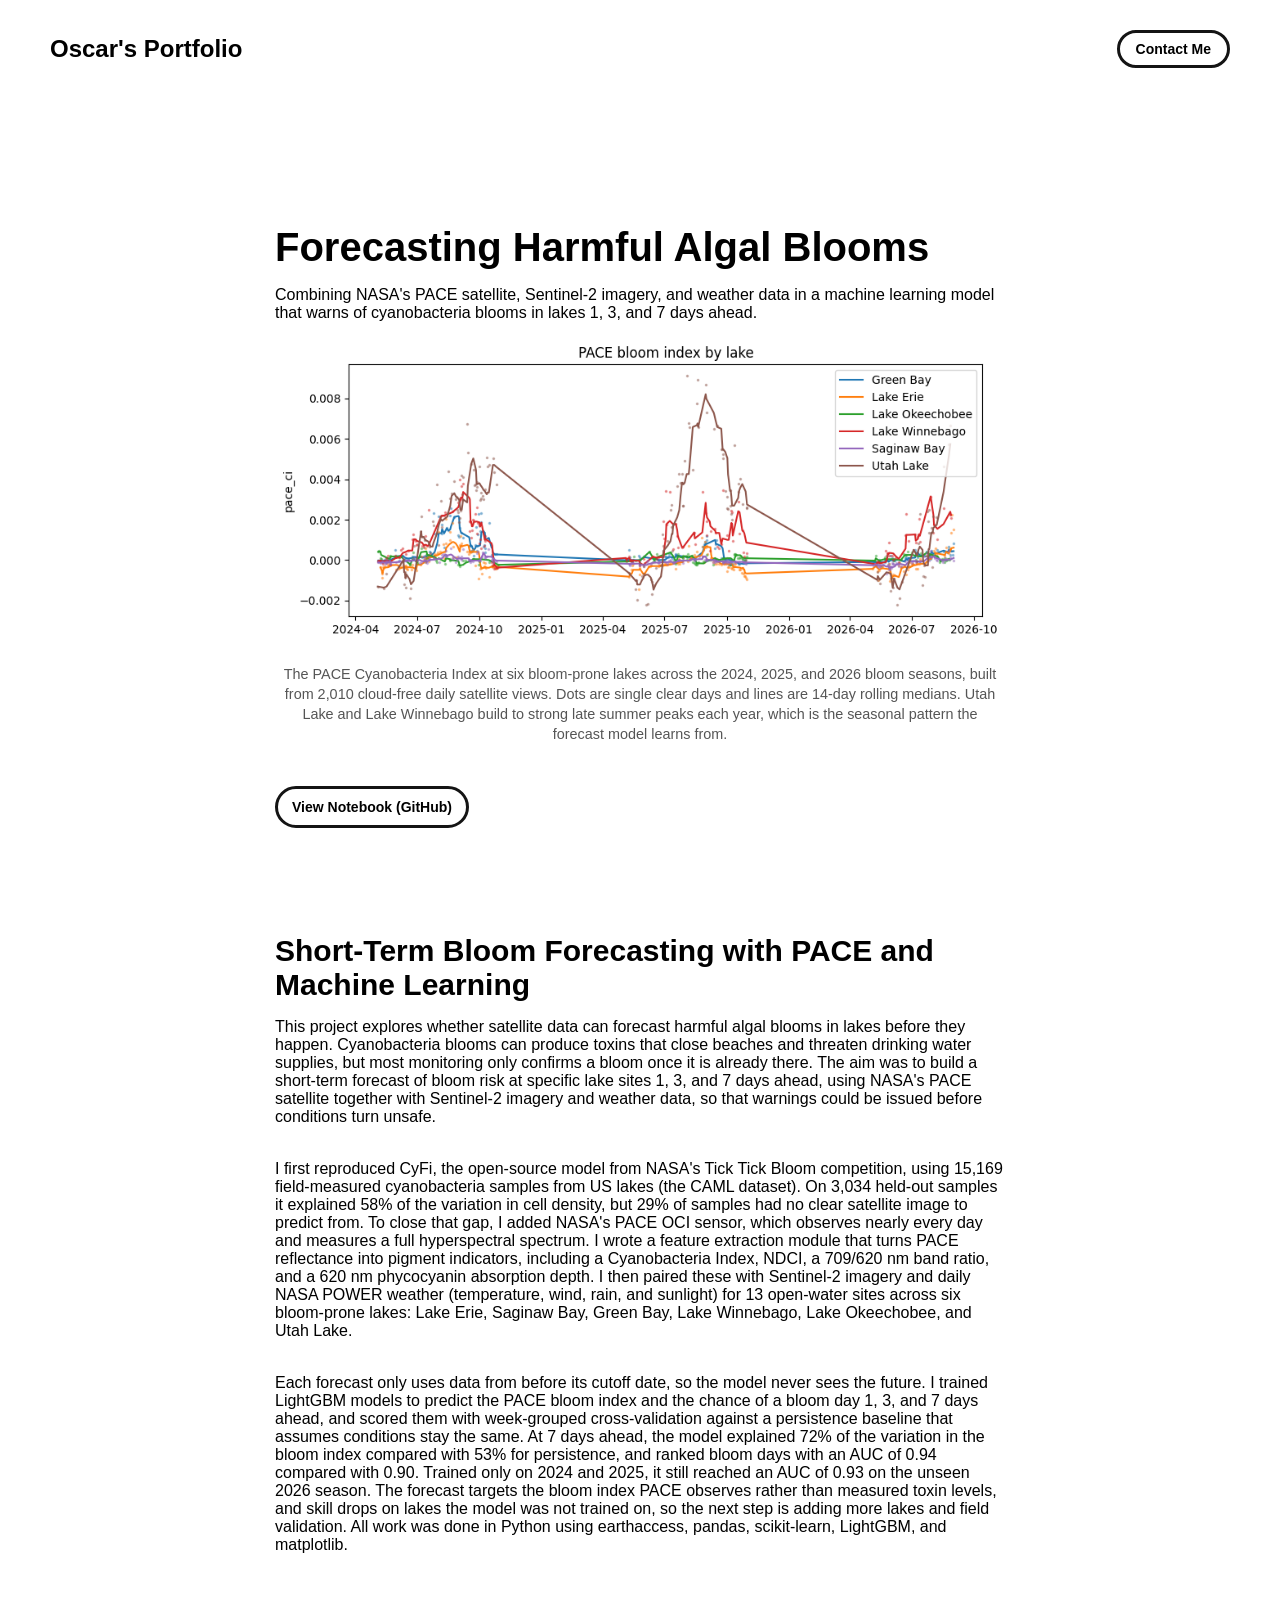
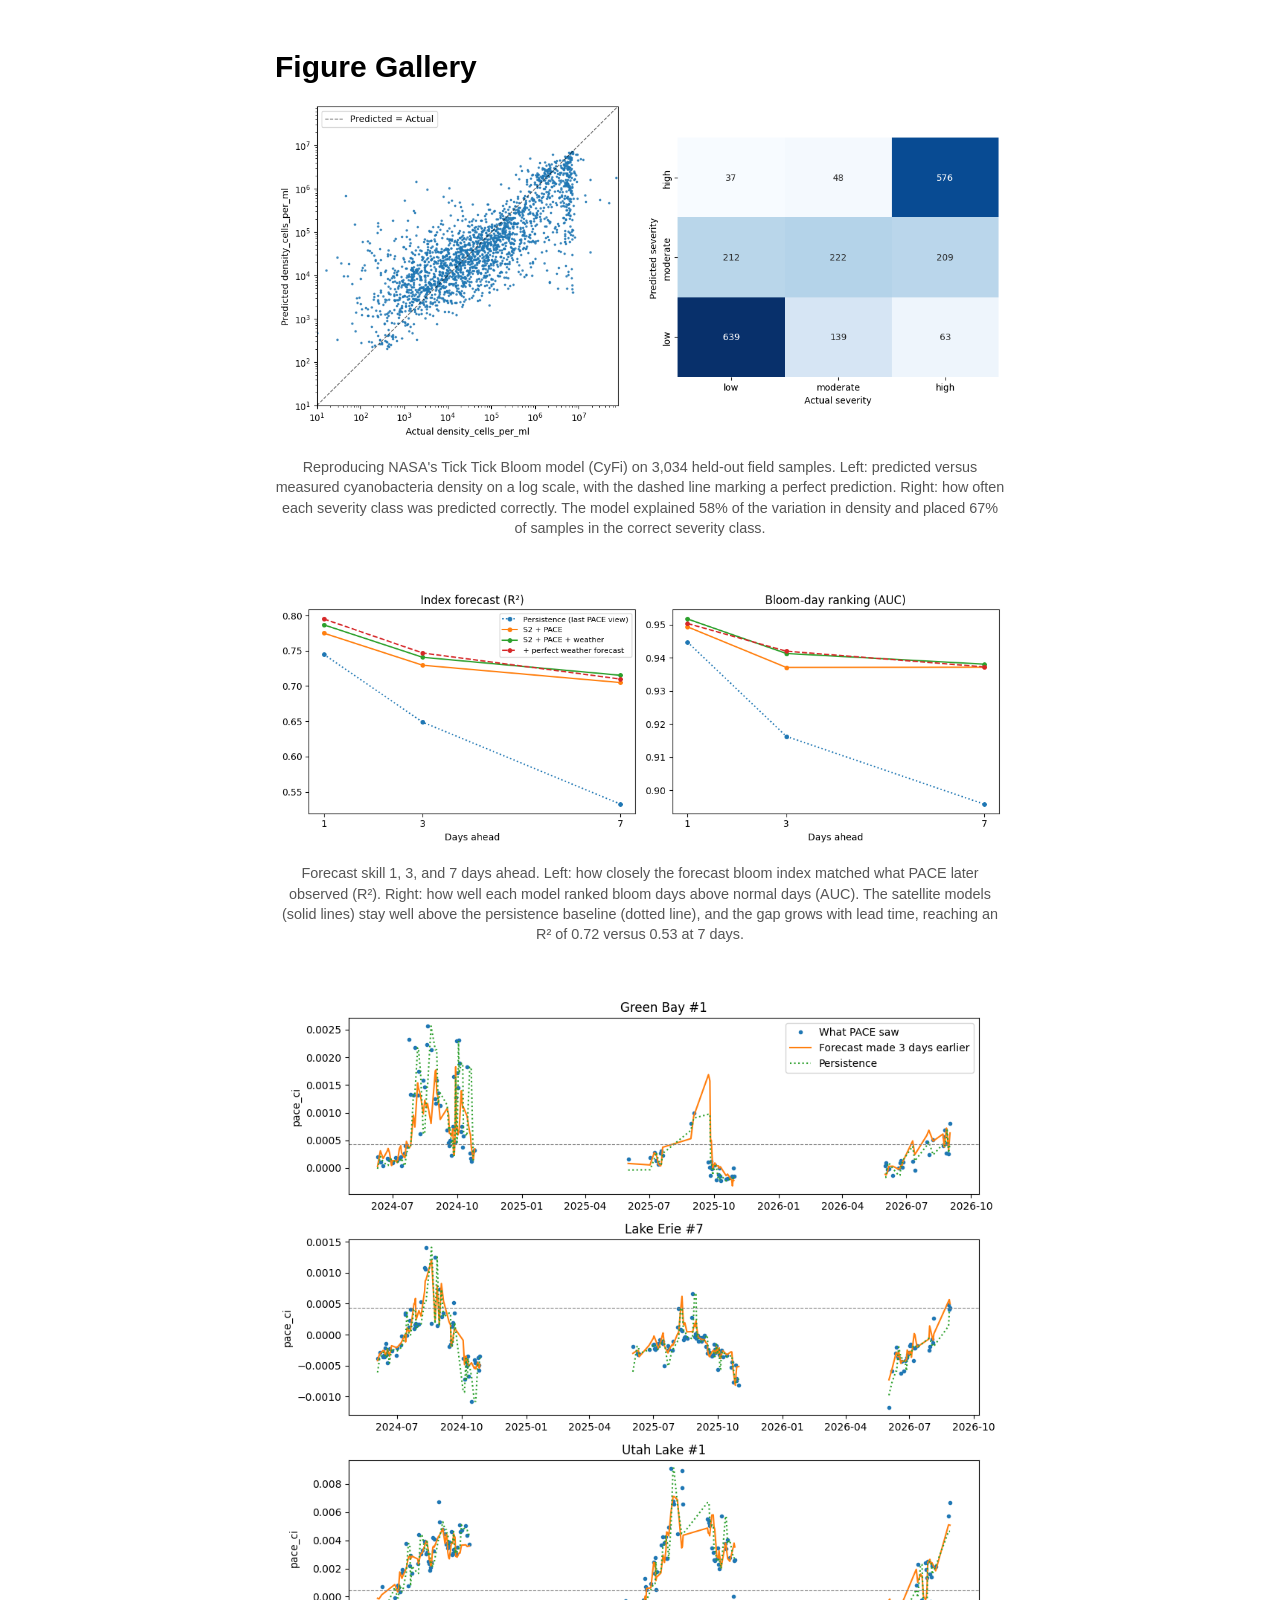
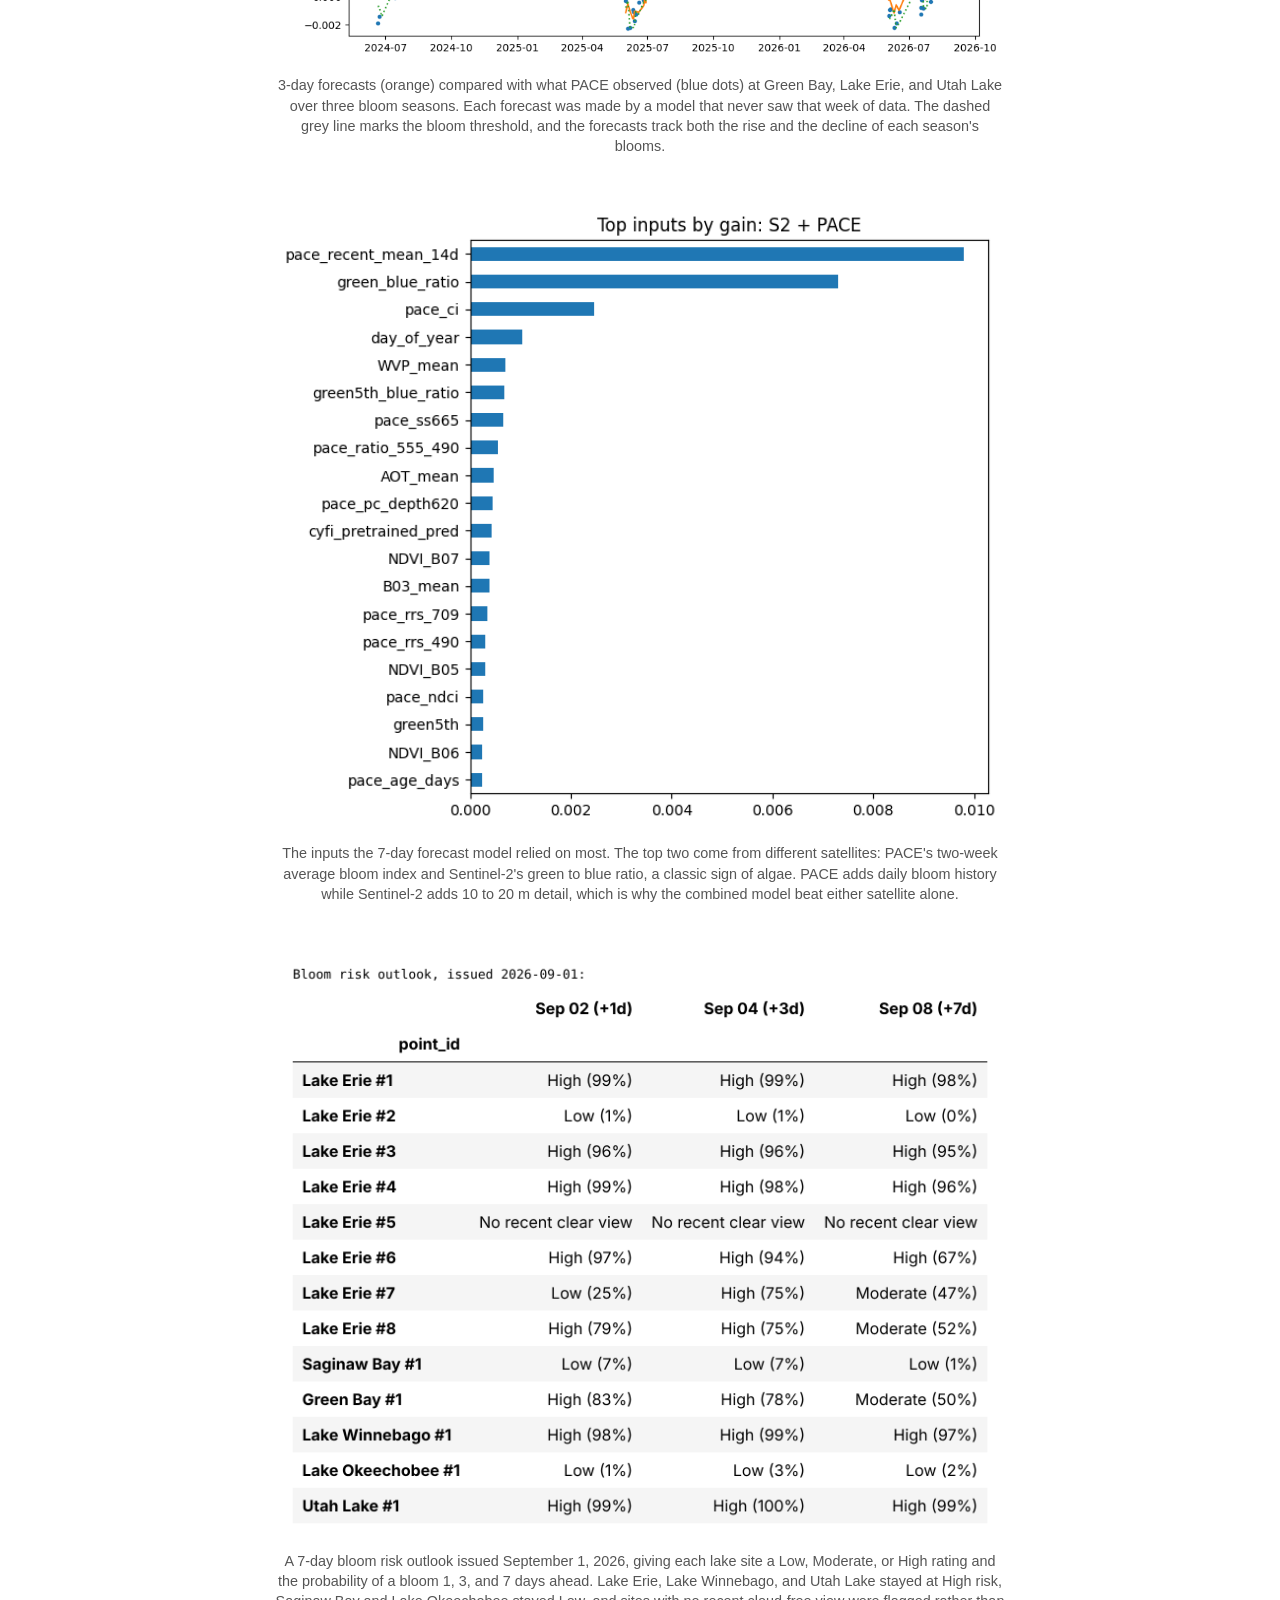
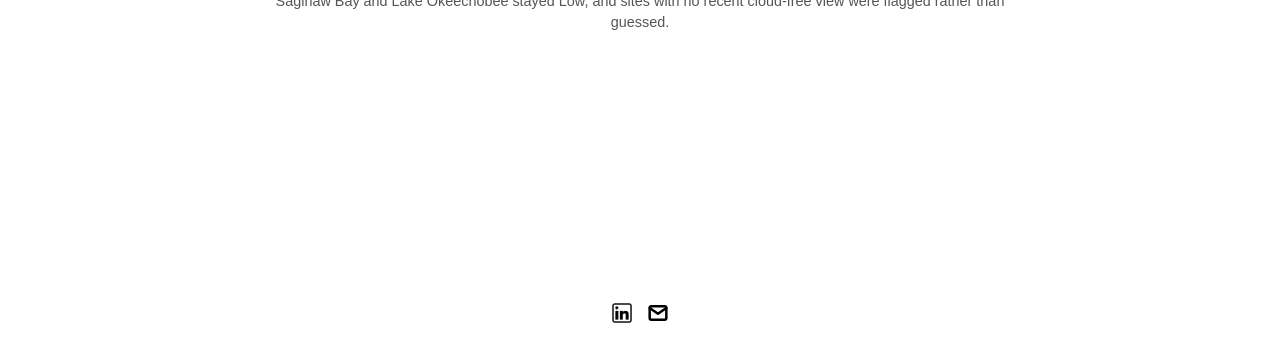
<file: project-pages/bloom-forecasting.html>
<!DOCTYPE html>
<html lang="en">
	<head>
		<meta charset="utf-8">
    <link rel="icon" href="../assets/images/Wisco.png" />
		<title>Oscar's Portfolio</title>
    <meta name="description" content="Oscar's portfolio.">
    <meta name="viewport" content="width=device-width, initial-scale=1" />

		<link rel="stylesheet" href="../css/layout.css">
    <link rel="stylesheet" href="../css/typography.css">
    <link rel="stylesheet" href="../css/utilities.css">

		<script defer src="../js/script.js"></script>
	</head>
	<body>
    <!-- NAVBAR -->
    <div class="navbar">
      <a class="nav-title-link" href="../index.html">
        <span class="nav-title">Oscar's Portfolio</span>
        <a class="button" href="mailto:oscarcheng1003@gmail.com">
          <span class="button-text">Contact Me</span>
        </a>
      </a>
    </div>

    <!-- MAIN PAGE CONTENT -->
    <div id="main-content">

      <!-- PROJECT HEADER -->
      <div id="project-header">
          <div class="main-title">Forecasting Harmful Algal Blooms</div>
          <div class="body-text">
          Combining NASA's PACE satellite, Sentinel-2 imagery, and weather data in a machine learning model that warns of cyanobacteria blooms in lakes 1, 3, and 7 days ahead.
          </div>
        <image class="project-header-image" src="../assets/images/pace_bloom_index_lakes.png">
              <span class="image-caption">The PACE Cyanobacteria Index at six bloom-prone lakes across the 2024, 2025, and 2026 bloom seasons, built from 2,010 cloud-free daily satellite views. Dots are single clear days and lines are 14-day rolling medians. Utah Lake and Lake Winnebago build to strong late summer peaks each year, which is the seasonal pattern the forecast model learns from.</span>
          <div class="project-links">
            <a class="button" href="https://github.com/shruuuuuug/Portfolio/blob/main/Forecasting_Bloom_Project.ipynb" target="_blank">
              <span class="button-text">View Notebook (GitHub)</span>
            </a>
          </div>
      </div>

      <!-- PROJECT DETAILS -->
      <div id="project-details">
        <div class="subheader-text">Short-Term Bloom Forecasting with PACE and Machine Learning</div>
        <div class="project-details-content">
  <div class="body-text">
    This project explores whether satellite data can forecast harmful algal blooms in lakes before they happen. Cyanobacteria blooms can produce toxins that close beaches and threaten drinking water supplies, but most monitoring only confirms a bloom once it is already there. The aim was to build a short-term forecast of bloom risk at specific lake sites 1, 3, and 7 days ahead, using NASA's PACE satellite together with Sentinel-2 imagery and weather data, so that warnings could be issued before conditions turn unsafe.
  </div>

  <div class="body-text">
    I first reproduced CyFi, the open-source model from NASA's Tick Tick Bloom competition, using 15,169 field-measured cyanobacteria samples from US lakes (the CAML dataset). On 3,034 held-out samples it explained 58% of the variation in cell density, but 29% of samples had no clear satellite image to predict from. To close that gap, I added NASA's PACE OCI sensor, which observes nearly every day and measures a full hyperspectral spectrum. I wrote a feature extraction module that turns PACE reflectance into pigment indicators, including a Cyanobacteria Index, NDCI, a 709/620 nm band ratio, and a 620 nm phycocyanin absorption depth. I then paired these with Sentinel-2 imagery and daily NASA POWER weather (temperature, wind, rain, and sunlight) for 13 open-water sites across six bloom-prone lakes: Lake Erie, Saginaw Bay, Green Bay, Lake Winnebago, Lake Okeechobee, and Utah Lake.
  </div>

  <div class="body-text">
    Each forecast only uses data from before its cutoff date, so the model never sees the future. I trained LightGBM models to predict the PACE bloom index and the chance of a bloom day 1, 3, and 7 days ahead, and scored them with week-grouped cross-validation against a persistence baseline that assumes conditions stay the same. At 7 days ahead, the model explained 72% of the variation in the bloom index compared with 53% for persistence, and ranked bloom days with an AUC of 0.94 compared with 0.90. Trained only on 2024 and 2025, it still reached an AUC of 0.93 on the unseen 2026 season. The forecast targets the bloom index PACE observes rather than measured toxin levels, and skill drops on lakes the model was not trained on, so the next step is adding more lakes and field validation. All work was done in Python using earthaccess, pandas, scikit-learn, LightGBM, and matplotlib.
  </div>
</div>
      </div>

      <!-- IMAGE GALLERY -->
      <div id="project-gallery">
        <div class="subheader-text">Figure Gallery</div>
        <div class="project-gallery-content">
            <div class="gallery-image-container">
              <img src="../assets/images/cyfi_baseline.png" class="gallery-image">
              <span class="image-caption">Reproducing NASA's Tick Tick Bloom model (CyFi) on 3,034 held-out field samples. Left: predicted versus measured cyanobacteria density on a log scale, with the dashed line marking a perfect prediction. Right: how often each severity class was predicted correctly. The model explained 58% of the variation in density and placed 67% of samples in the correct severity class.</span>
            </div>
            <div class="gallery-image-container">
              <img src="../assets/images/forecast_skill_lead_time.png" class="gallery-image">
              <span class="image-caption">Forecast skill 1, 3, and 7 days ahead. Left: how closely the forecast bloom index matched what PACE later observed (R²). Right: how well each model ranked bloom days above normal days (AUC). The satellite models (solid lines) stay well above the persistence baseline (dotted line), and the gap grows with lead time, reaching an R² of 0.72 versus 0.53 at 7 days.</span>
            </div>
            <div class="gallery-image-container">
              <img src="../assets/images/forecast_vs_observed.png" class="gallery-image">
              <span class="image-caption">3-day forecasts (orange) compared with what PACE observed (blue dots) at Green Bay, Lake Erie, and Utah Lake over three bloom seasons. Each forecast was made by a model that never saw that week of data. The dashed grey line marks the bloom threshold, and the forecasts track both the rise and the decline of each season's blooms.</span>
            </div>
            <div class="gallery-image-container">
              <img src="../assets/images/forecast_feature_importance.png" class="gallery-image">
              <span class="image-caption">The inputs the 7-day forecast model relied on most. The top two come from different satellites: PACE's two-week average bloom index and Sentinel-2's green to blue ratio, a classic sign of algae. PACE adds daily bloom history while Sentinel-2 adds 10 to 20 m detail, which is why the combined model beat either satellite alone.</span>
            </div>
            <div class="gallery-image-container">
              <img src="../assets/images/bloom_risk_outlook_table.png" class="gallery-image">
              <span class="image-caption">A 7-day bloom risk outlook issued September 1, 2026, giving each lake site a Low, Moderate, or High rating and the probability of a bloom 1, 3, and 7 days ahead. Lake Erie, Lake Winnebago, and Utah Lake stayed at High risk, Saginaw Bay and Lake Okeechobee stayed Low, and sites with no recent cloud-free view were flagged rather than guessed.</span>
            </div>
        </div>
      </div>
    </div>

    <!-- FOOTER -->
     <div id="footer">
      <a class="icon-link" target="_blank" href="https://www.linkedin.com/in/oscar-h-cheng/">
        <image src="../assets/icons/linkedin.png" class="footer-icon"/>
      </a>

      <a class="icon-link" href="mailto:oscarcheng1003@gmail.com">
        <image src="../assets/icons/mail.svg" class="footer-icon"/>
      </a>
    </div>
	</body>
</html>
</file>
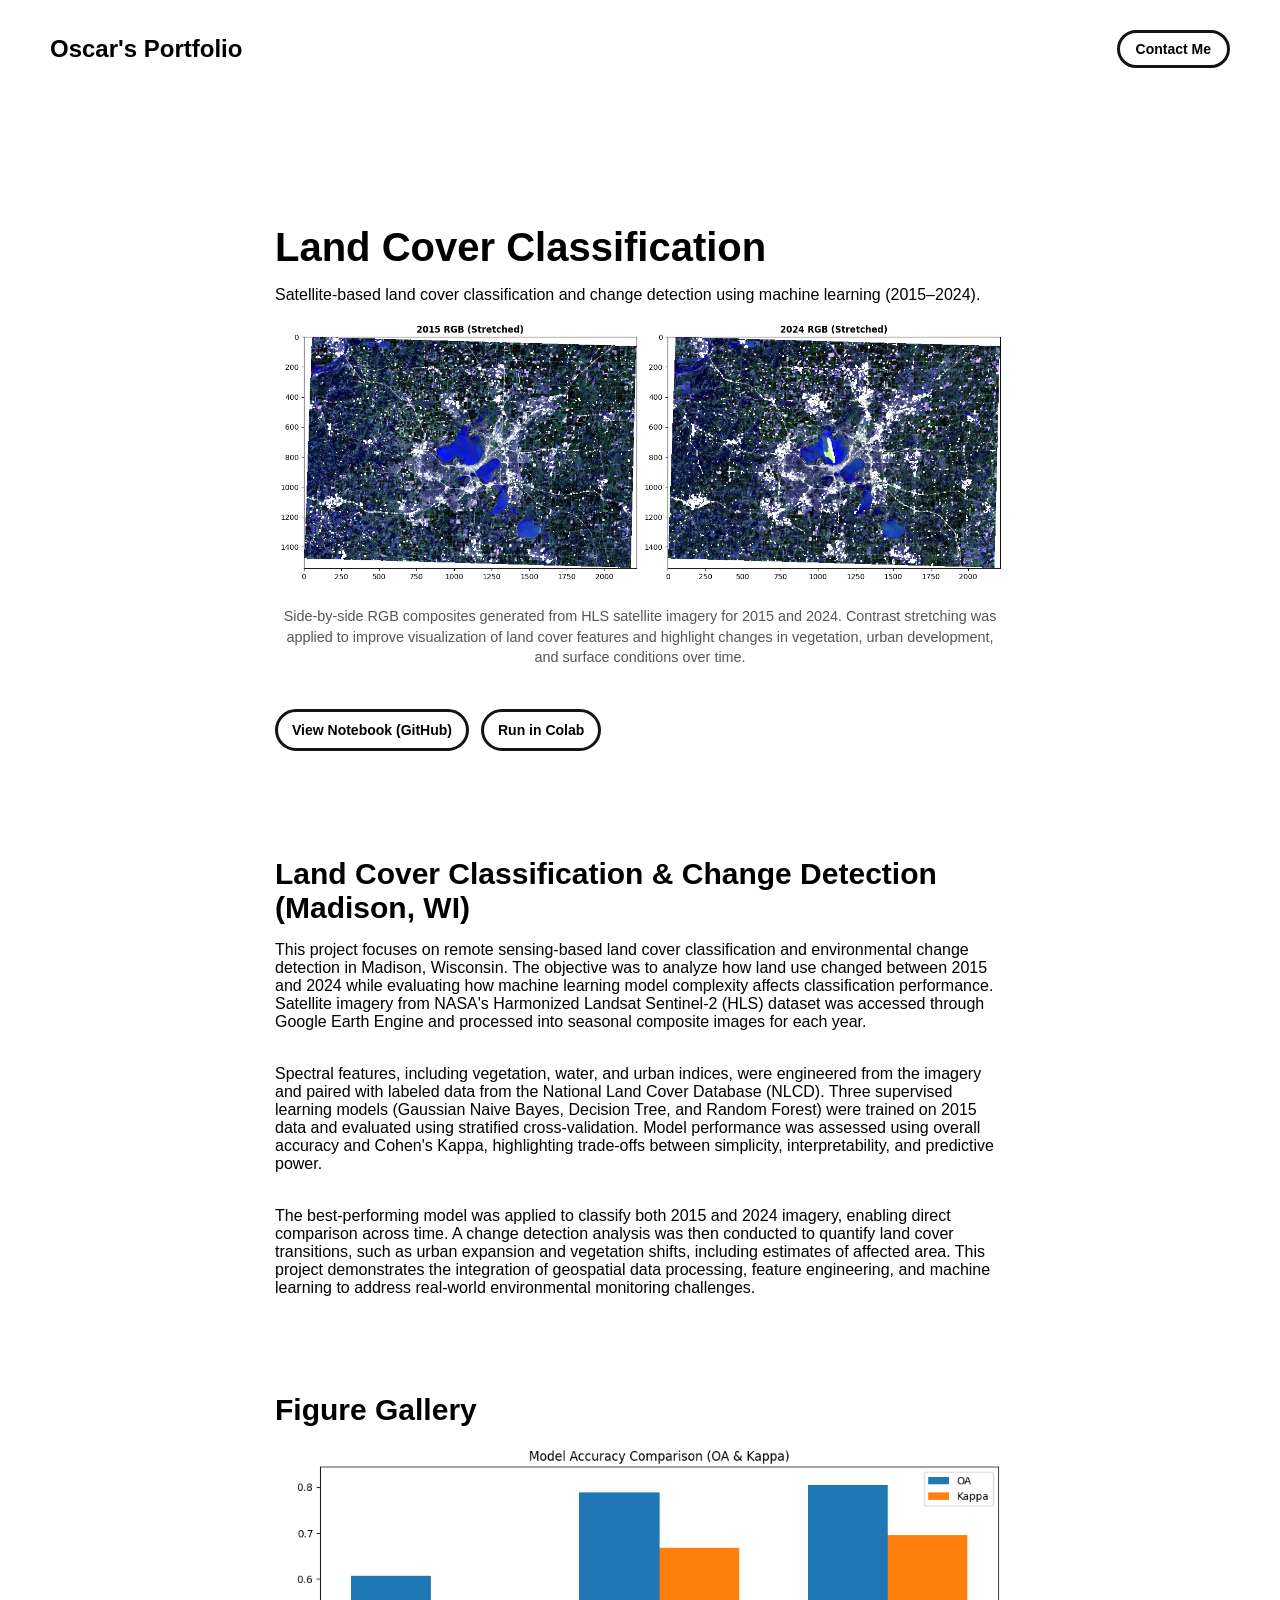
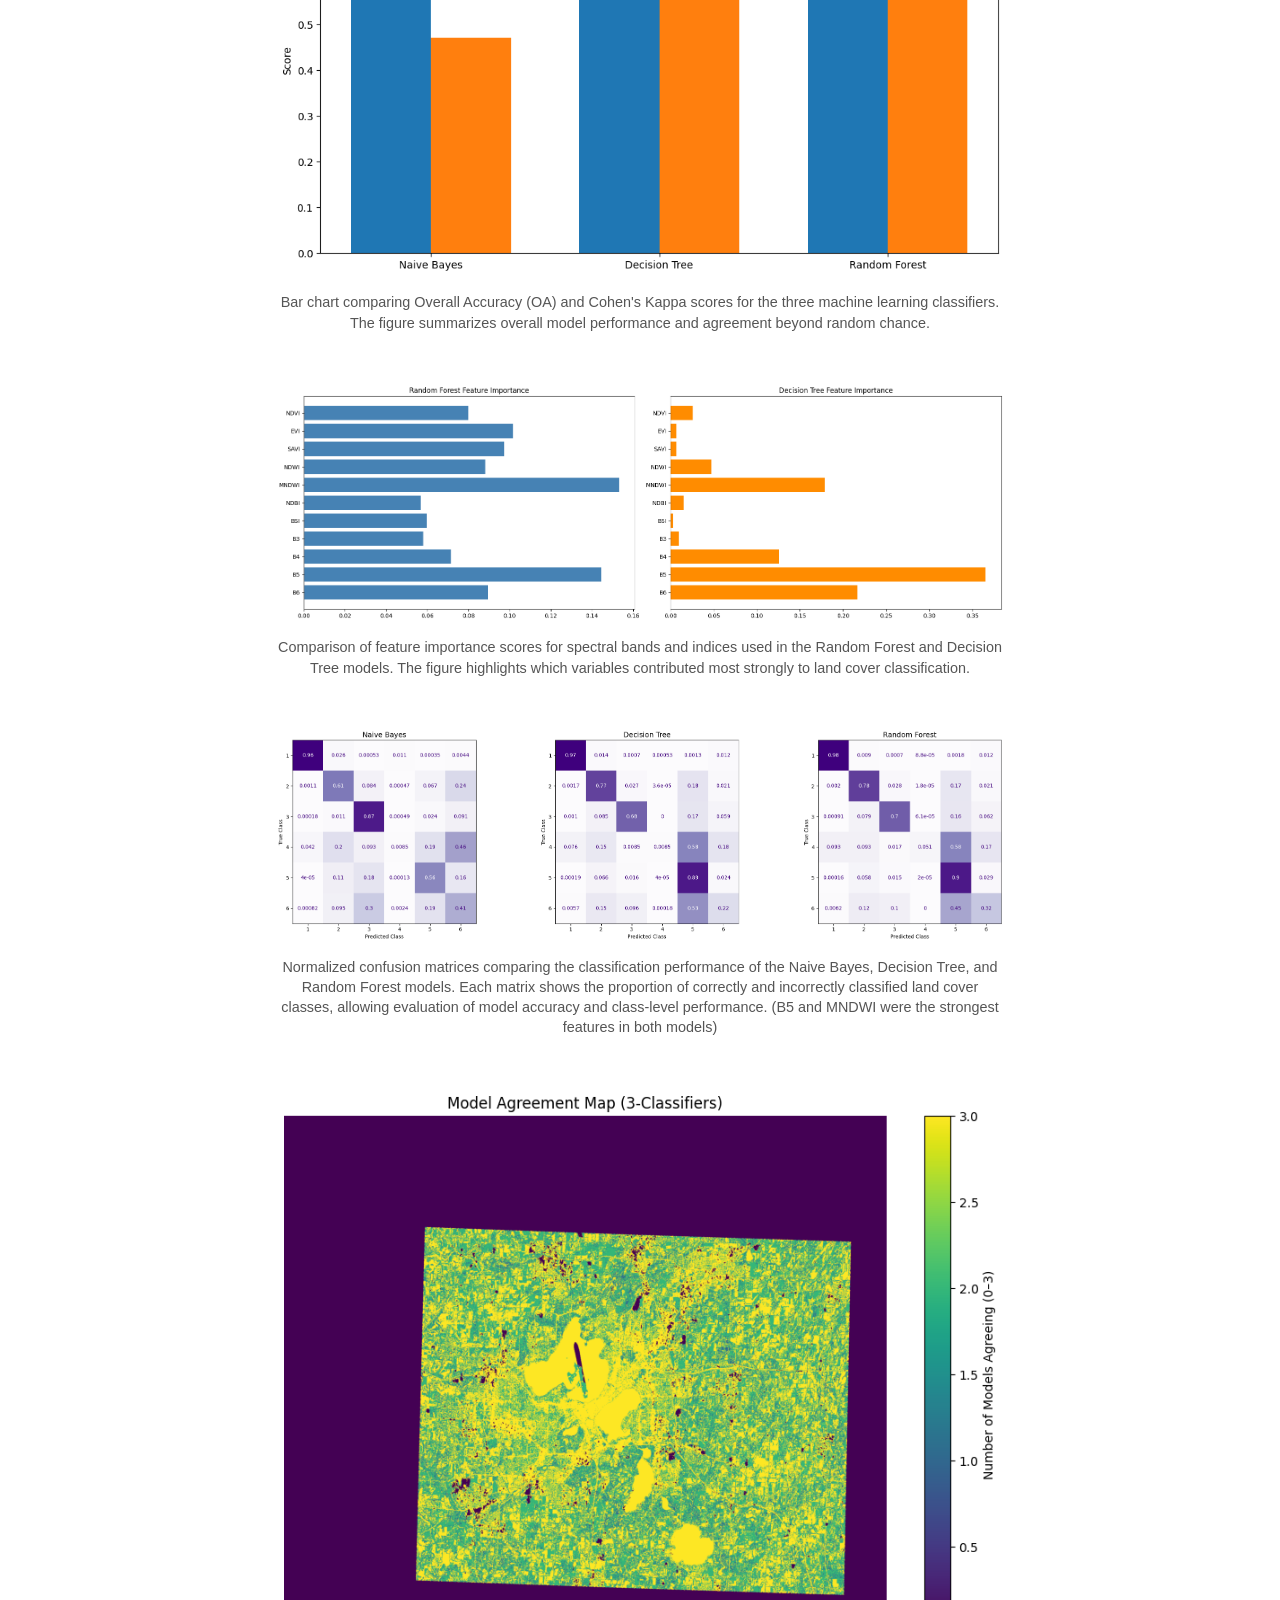
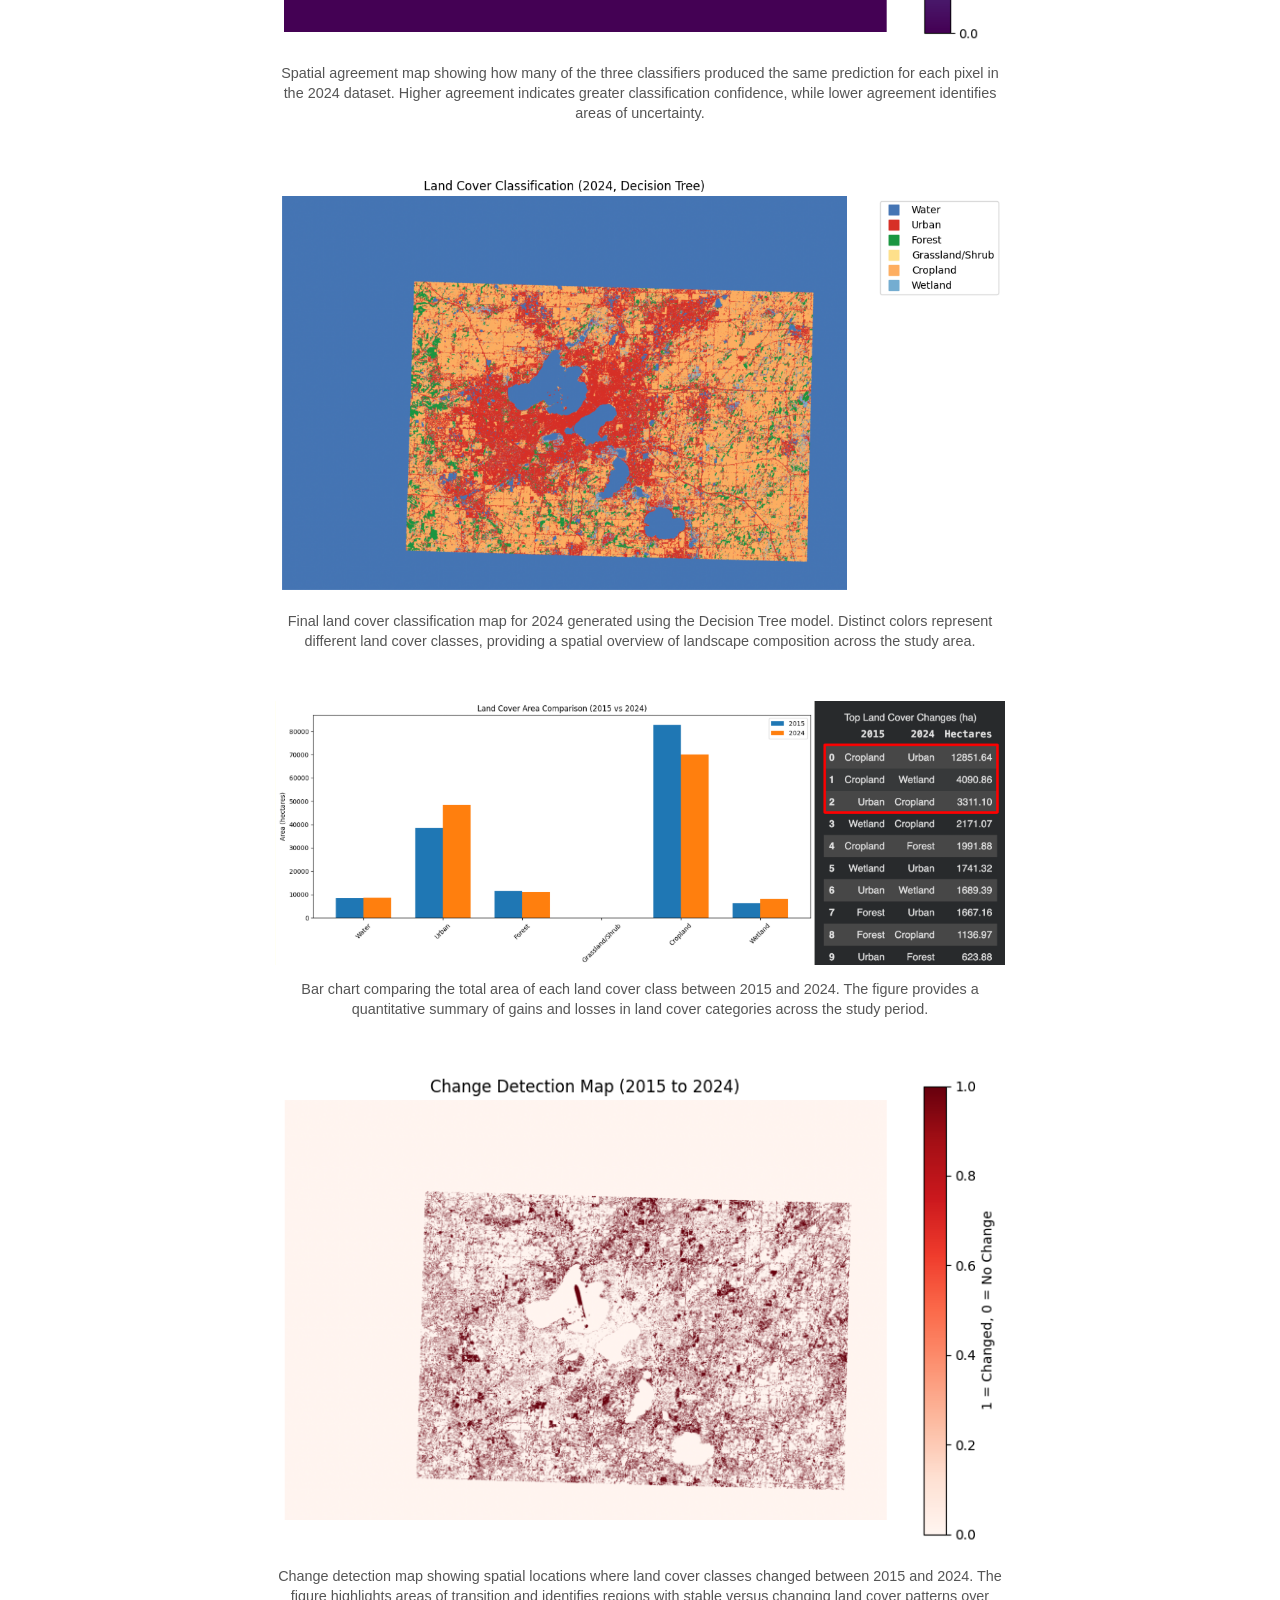
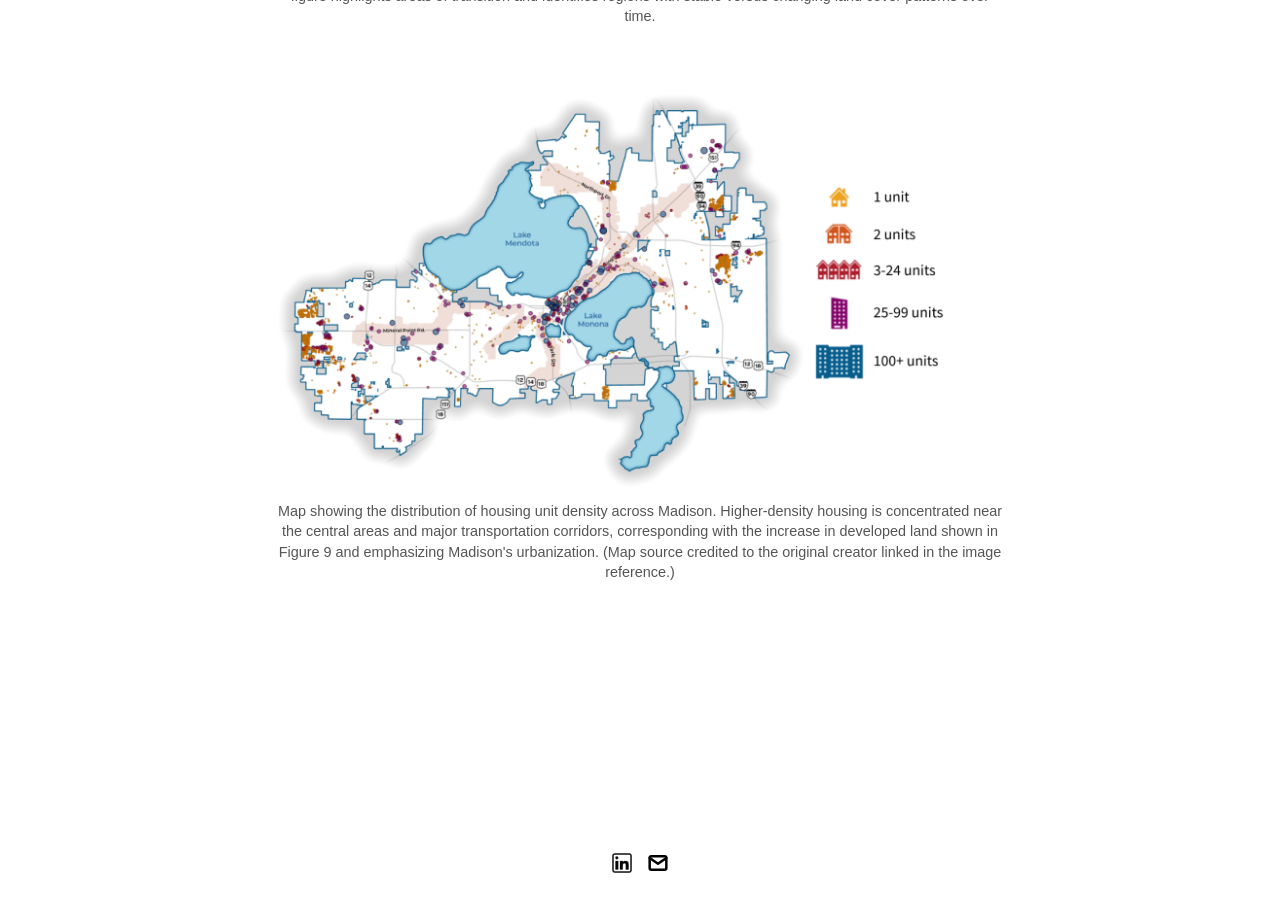
<file: project-pages/landcover-classification.html>
<!-- 
  IMPORTANT! 
  
  Keep this file unchanged to use as a template for all future project pages. 

  For every new project you add to your portfolio, make a copy of this file in the
  'project-pages' folder with a name related to the project.
-->


<!DOCTYPE html>
<html lang="en">
	<head>
		<meta charset="utf-8">
    <!-- 
      TODO

      Upload your Unemployable (or whatever photo you like) to the assets/images folder
      and change the name of the image below to match the uploaded one

      Change the title in the <title> tag to whatever you would like the title of your portfolio to be

      This should be the same across all pages.
     -->
     <link rel="icon" href="./assets/images/Wisco.png" />
		<title>Oscar's Portfolio</title>
    <meta name="description" content="Oscar's portfolio.">
    <meta name="viewport" content="width=device-width, initial-scale=1" />

		<link rel="stylesheet" href="../css/layout.css">
    <link rel="stylesheet" href="../css/typography.css">
    <link rel="stylesheet" href="../css/utilities.css">

		<script defer src="../js/script.js"></script>
	</head>
	<body>
    <!-- NAVBAR -->
    <div class="navbar">
      <a class="nav-title-link" href="../index.html">
        <!-- 
          TODO - Change the "Portfolio Title" to whatever you want displayed in the top left

          (this should be the same across all pages)
         -->
        <span class="nav-title">Oscar's Portfolio</span>
        <!-- 
          TODO - Change the email after 'mailto:' to your email address for contact 
        
          (this should be the same across all pages)
        -->
        <a class="button" href="mailto:oscarcheng1003@gmail.com">
          <span class="button-text">Contact Me</span>
        </a>
      </a>
    </div>

    <!-- MAIN PAGE CONTENT -->
    <div id="main-content">

      <!-- PROJECT HEADER -->
      <div id="project-header">
          <!-- 
            TODO

            - Change the 'main-title' text to the name of your project
            - Change the 'body-text' text to a short and sweet description of your project (maybe the same as the one on the project card)
            - Change "desktop.jpeg" to the image filename you uploaded in the assets/images folder.
          -->
          <div class="main-title">Land Cover Classification</div>
          <div class="body-text">
          Satellite-based land cover classification and change detection using machine learning (2015–2024).
          </div>
        <image class="project-header-image" src="../assets/images/composites.png">
              <span class="image-caption">Side-by-side RGB composites generated from HLS satellite imagery for 2015 and 2024. Contrast stretching was applied to improve visualization of land cover features and highlight changes in vegetation, urban development, and surface conditions over time.</span>
          <div class="project-links">
            <a class="button" href="https://github.com/shruuuuuug/Portfolio/blob/main/LandCoverClassificationProject.ipynb" target="_blank">
              <span class="button-text">View Notebook (GitHub)</span>
            </a>
          
            <a class="button" href="https://colab.research.google.com/github/shruuuuuug/Portfolio/blob/main/LandCoverClassificationProject.ipynb" target="_blank">
              <span class="button-text">Run in Colab</span>
            </a>
          </div>
      </div>

      <!-- PROJECT DETAILS -->
      <!-- 
        TODO

        - Change the 'subheader-text' to whatever header you want for project details
        - Add paragraphs using the <div class="body-text"></div> elements in the "project-details-content"
      -->
      <div id="project-details">
        <div class="subheader-text">Land Cover Classification & Change Detection (Madison, WI)</div>
        <div class="project-details-content">
  <div class="body-text">
    This project focuses on remote sensing-based land cover classification and environmental change detection in Madison, Wisconsin. The objective was to analyze how land use changed between 2015 and 2024 while evaluating how machine learning model complexity affects classification performance. Satellite imagery from NASA's Harmonized Landsat Sentinel-2 (HLS) dataset was accessed through Google Earth Engine and processed into seasonal composite images for each year.
  </div>

  <div class="body-text">
    Spectral features, including vegetation, water, and urban indices, were engineered from the imagery and paired with labeled data from the National Land Cover Database (NLCD). Three supervised learning models (Gaussian Naive Bayes, Decision Tree, and Random Forest) were trained on 2015 data and evaluated using stratified cross-validation. Model performance was assessed using overall accuracy and Cohen's Kappa, highlighting trade-offs between simplicity, interpretability, and predictive power.
  </div>

  <div class="body-text">
    The best-performing model was applied to classify both 2015 and 2024 imagery, enabling direct comparison across time. A change detection analysis was then conducted to quantify land cover transitions, such as urban expansion and vegetation shifts, including estimates of affected area. This project demonstrates the integration of geospatial data processing, feature engineering, and machine learning to address real-world environmental monitoring challenges.
  </div>
</div>
      </div>

      <!-- IMAGE GALLERY -->
      <div id="project-gallery">
        <!-- TODO - Change the 'subheader-text' to whatever you want the Gallery section header to say -->
        <div class="subheader-text">Figure Gallery</div>
        <div class="project-gallery-content">
            <!-- 
              TODO

              This is where the images in the gallery live. Here's a simple gallery image for you to copy:

              Full Width Image:

                <div class="gallery-image-container">
                  <img src="../assets/images/IMAGE_NAME" class="gallery-image">
                  <span class="image-caption">IMAGE_CAPTION</span>
                </div>

              Half Width Image: 

                <div class="gallery-image-container half-width">
                  <img src="../assets/images/IMAGE_NAME" class="gallery-image">
                  <span class="image-caption">IMAGE_CAPTION</span>
                </div>

              - To add an image to the this area, copy one of the above, paste it below this comment, and change the following:
                  - IMAGE_NAME: the name of the image file in assets/images
                  - IMAGE_CAPTION: to the caption of the image
            -->
            <div class="gallery-image-container">
              <img src="../assets/images/OAKappa.png" class="gallery-image">
              <span class="image-caption">Bar chart comparing Overall Accuracy (OA) and Cohen's Kappa scores for the three machine learning classifiers. The figure summarizes overall model performance and agreement beyond random chance.</span>
            </div>
            <div class="gallery-image-container">
              <img src="../assets/images/FeatureImportance.png" class="gallery-image">
              <span class="image-caption">Comparison of feature importance scores for spectral bands and indices used in the Random Forest and Decision Tree models. The figure highlights which variables contributed most strongly to land cover classification.</span>
            </div>
            <div class="gallery-image-container">
              <img src="../assets/images/confusion_matrix.png" class="gallery-image">
              <span class="image-caption">Normalized confusion matrices comparing the classification performance of the Naive Bayes, Decision Tree, and Random Forest models. Each matrix shows the proportion of correctly and incorrectly classified land cover classes, allowing evaluation of model accuracy and class-level performance. (B5 and MNDWI were the strongest features in both models)</span>
            </div>
            <div class="gallery-image-container">
              <img src="../assets/images/AgreementModel.png" class="gallery-image">
              <span class="image-caption">Spatial agreement map showing how many of the three classifiers produced the same prediction for each pixel in the 2024 dataset. Higher agreement indicates greater classification confidence, while lower agreement identifies areas of uncertainty.</span>
            </div>
            <div class="gallery-image-container">
              <img src="../assets/images/landcover.png" class="gallery-image">
              <span class="image-caption">Final land cover classification map for 2024 generated using the Decision Tree model. Distinct colors represent different land cover classes, providing a spatial overview of landscape composition across the study area.</span>
            </div>
            <div class="gallery-image-container">
              <img src="../assets/images/landcover_comparison.png" class="gallery-image">
              <span class="image-caption">Bar chart comparing the total area of each land cover class between 2015 and 2024. The figure provides a quantitative summary of gains and losses in land cover categories across the study period.</span>
            </div>
            <div class="gallery-image-container">
              <img src="../assets/images/changeDetection.png" class="gallery-image">
              <span class="image-caption">Change detection map showing spatial locations where land cover classes changed between 2015 and 2024. The figure highlights areas of transition and identifies regions with stable versus changing land cover patterns over time.</span>
            </div>
            <div class="gallery-image-container">
              <a href="https://www.cityofmadison.com/dpced/housing-initiatives/2025-housing-snapshot-report/new-housing-construction">
                <img src="../assets/images/housingchange.png" class="gallery-image">
              </a>
              <span class="image-caption">Map showing the distribution of housing unit density across Madison. Higher-density housing is concentrated near the central areas and major transportation corridors, corresponding with the increase in developed land shown in Figure 9 and emphasizing Madison's urbanization. (Map source credited to the original creator linked in the image reference.)</span>
            </div>
        </div>
      </div>
    </div>

    <!-- FOOTER -->
     <div id="footer">
      <a class="icon-link" target="_blank" href="https://www.linkedin.com/in/oscar-h-cheng/">
        <image src="../assets/icons/linkedin.png" class="footer-icon"/>
      </a>
       
      <a class="icon-link" href="mailto:oscarcheng1003@gmail.com">
        <image src="../assets/icons/mail.svg" class="footer-icon"/>
      </a>
    </div>
	</body>
</html>
</file>
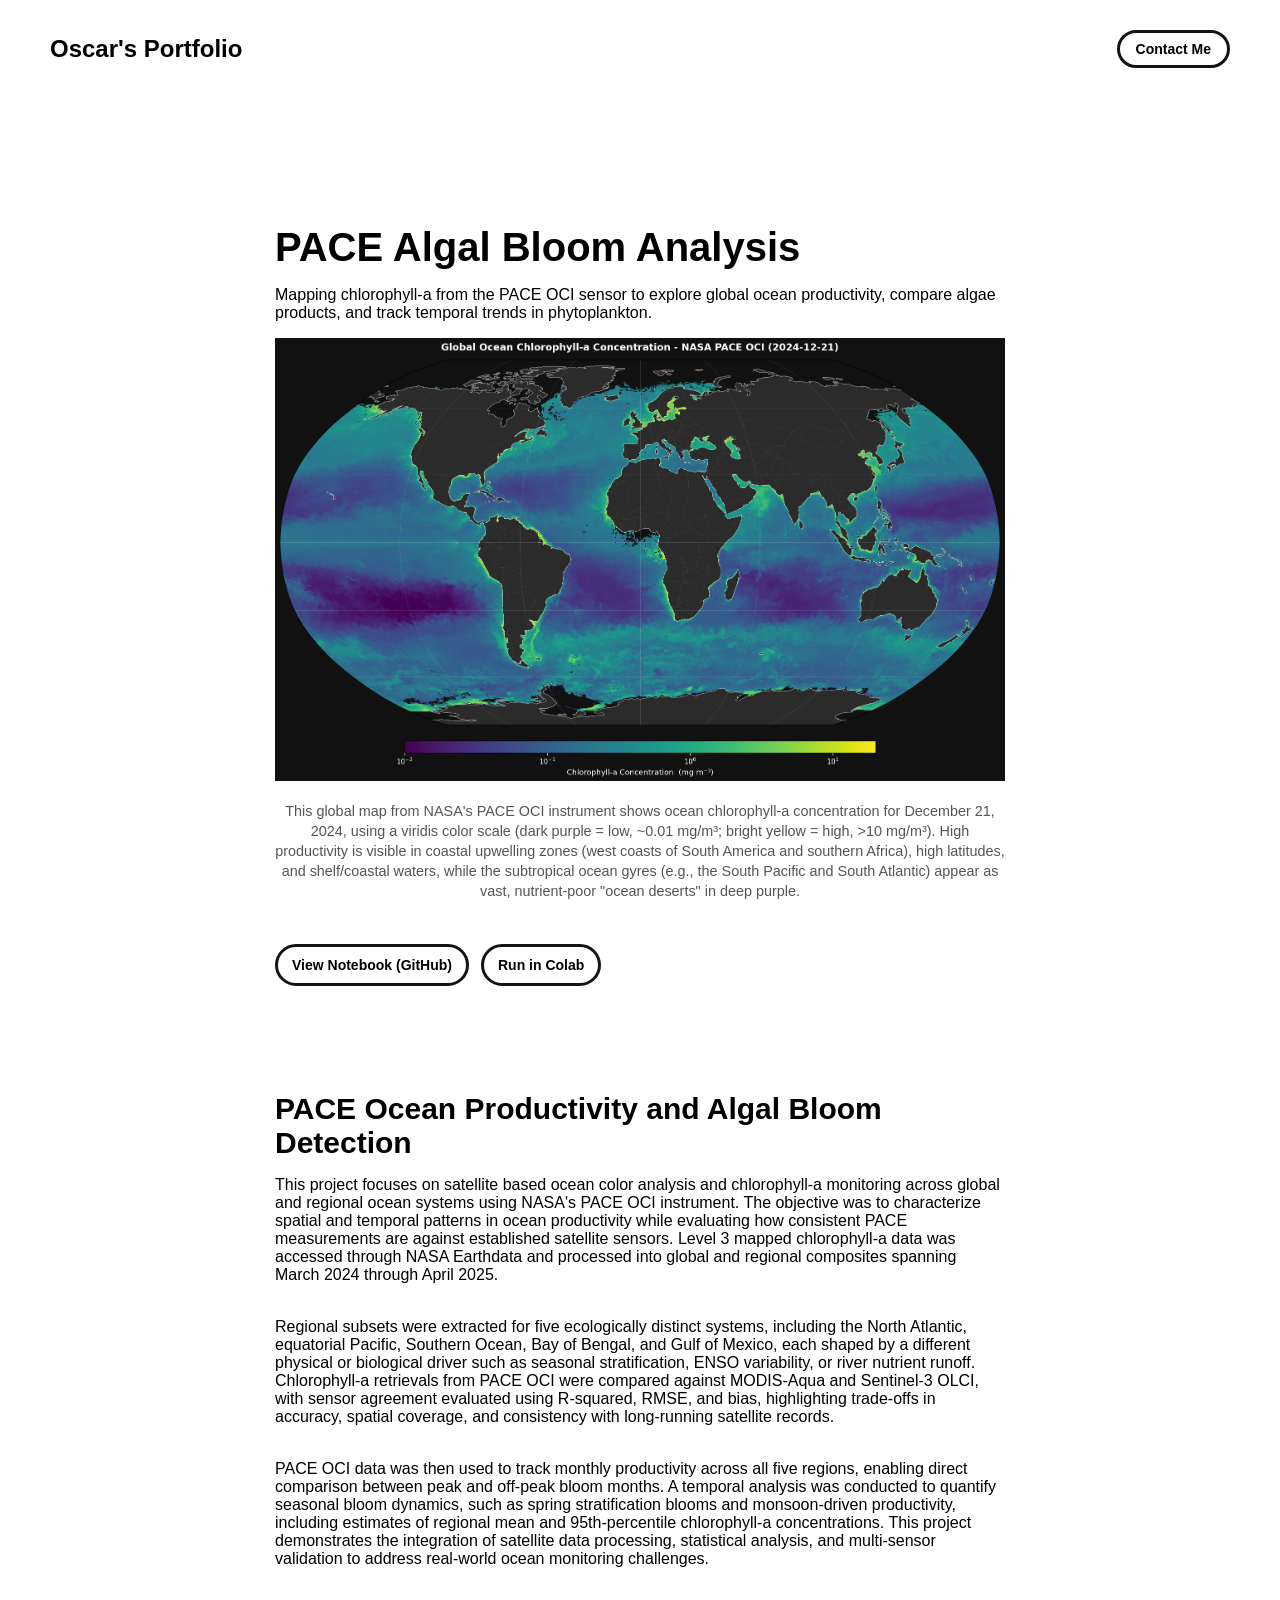
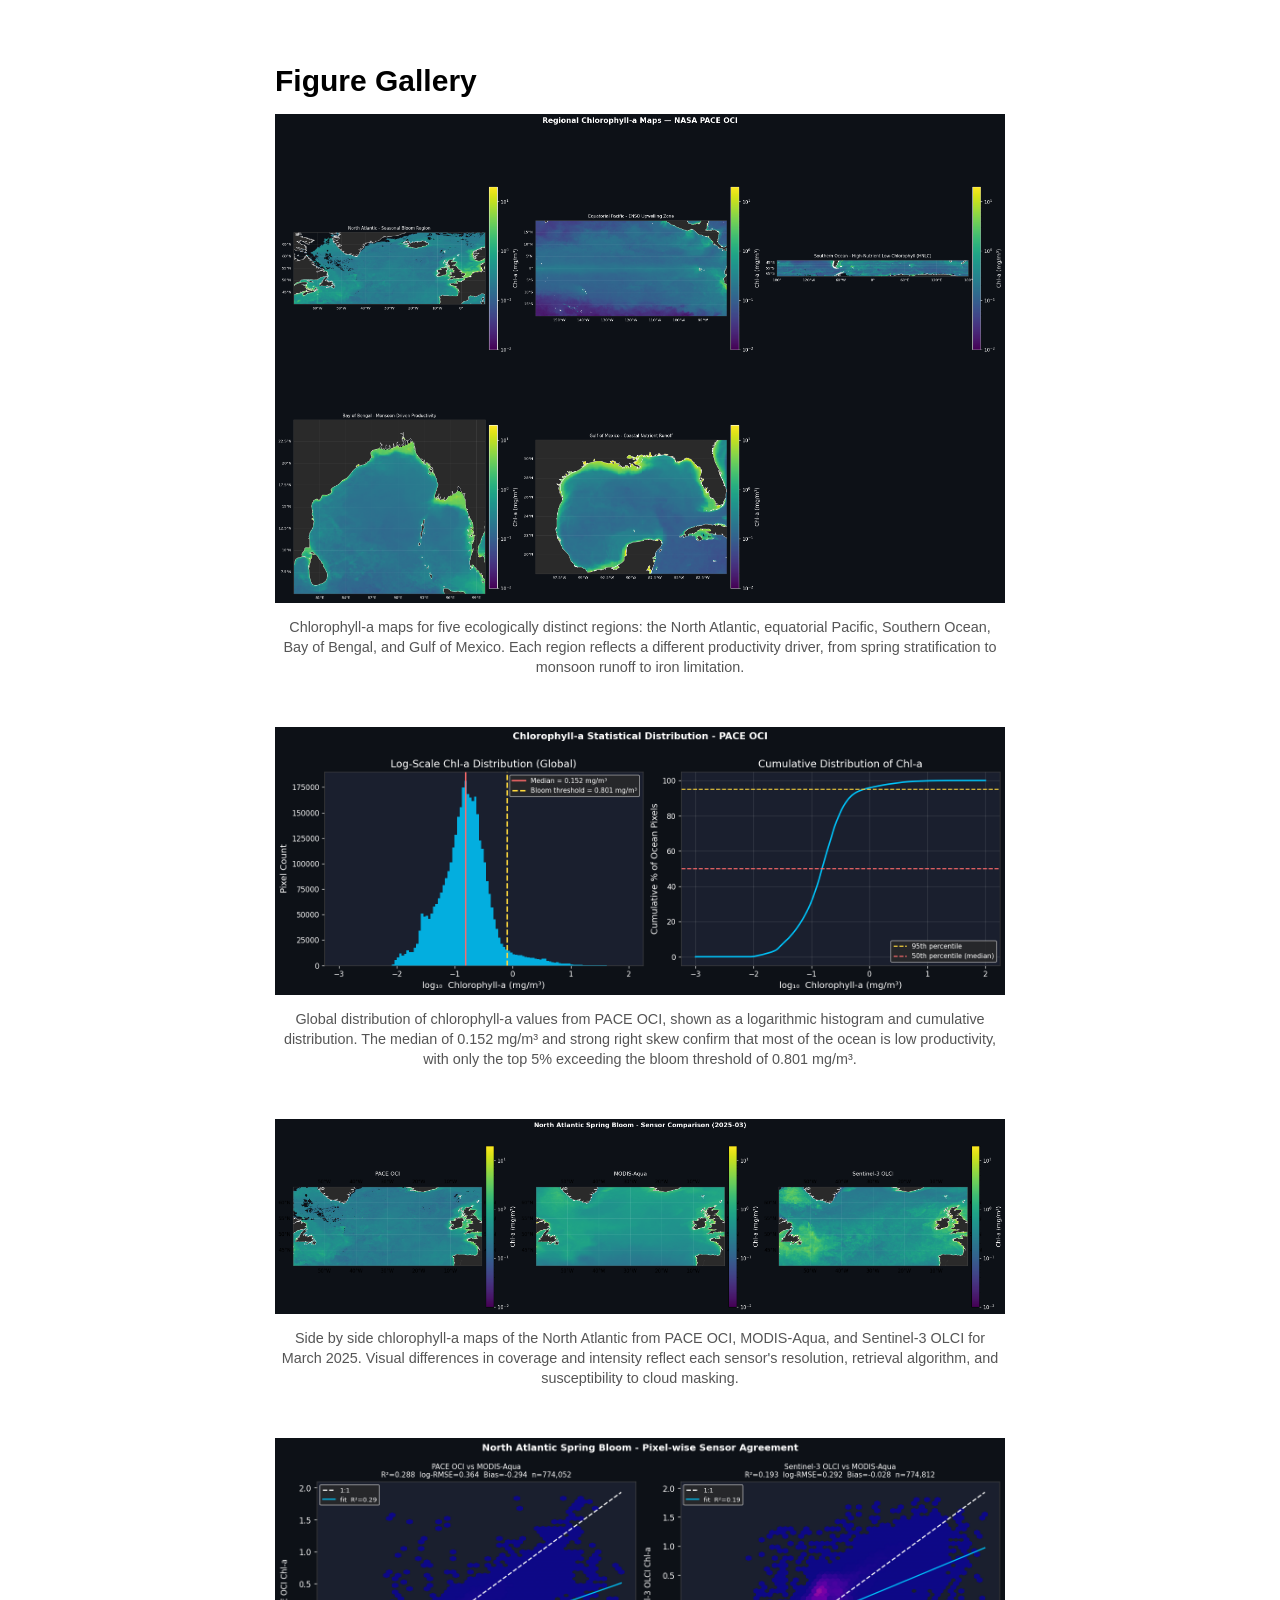
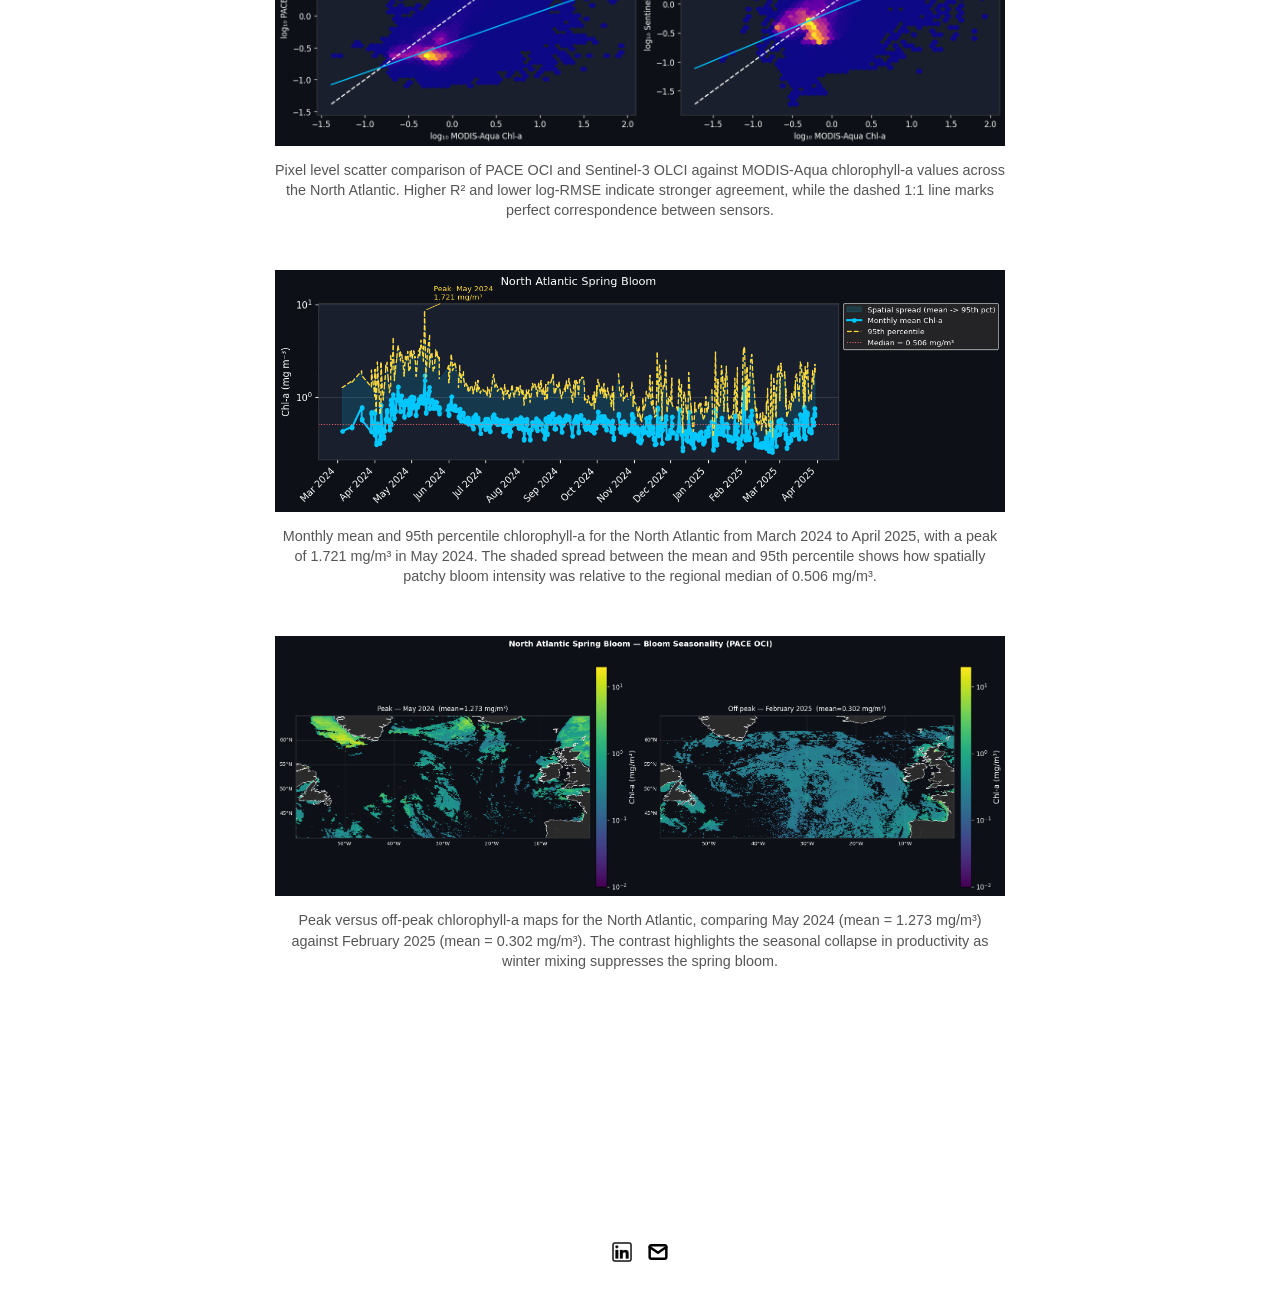
<file: project-pages/pace-project.html>
<!-- 
  IMPORTANT! 
  
  Keep this file unchanged to use as a template for all future project pages. 

  For every new project you add to your portfolio, make a copy of this file in the
  'project-pages' folder with a name related to the project.
-->


<!DOCTYPE html>
<html lang="en">
	<head>
		<meta charset="utf-8">
    <!-- 
      TODO

      Upload your Unemployable (or whatever photo you like) to the assets/images folder
      and change the name of the image below to match the uploaded one

      Change the title in the <title> tag to whatever you would like the title of your portfolio to be

      This should be the same across all pages.
     -->
     <link rel="icon" href="./assets/images/Wisco.png" />
		<title>Oscar's Portfolio</title>
    <meta name="description" content="Oscar's portfolio.">
    <meta name="viewport" content="width=device-width, initial-scale=1" />

		<link rel="stylesheet" href="../css/layout.css">
    <link rel="stylesheet" href="../css/typography.css">
    <link rel="stylesheet" href="../css/utilities.css">

		<script defer src="../js/script.js"></script>
	</head>
	<body>
    <!-- NAVBAR -->
    <div class="navbar">
      <a class="nav-title-link" href="../index.html">
        <!-- 
          TODO - Change the "Portfolio Title" to whatever you want displayed in the top left

          (this should be the same across all pages)
         -->
        <span class="nav-title">Oscar's Portfolio</span>
        <!-- 
          TODO - Change the email after 'mailto:' to your email address for contact 
        
          (this should be the same across all pages)
        -->
        <a class="button" href="mailto:oscarcheng1003@gmail.com">
          <span class="button-text">Contact Me</span>
        </a>
      </a>
    </div>

    <!-- MAIN PAGE CONTENT -->
    <div id="main-content">

      <!-- PROJECT HEADER -->
      <div id="project-header">
          <!-- 
            TODO

            - Change the 'main-title' text to the name of your project
            - Change the 'body-text' text to a short and sweet description of your project (maybe the same as the one on the project card)
            - Change "desktop.jpeg" to the image filename you uploaded in the assets/images folder.
          -->
          <div class="main-title">PACE Algal Bloom Analysis</div>
          <div class="body-text">
          Mapping chlorophyll-a from the PACE OCI sensor to explore global ocean productivity, compare algae products, and track temporal trends in phytoplankton.
          </div>
        <image class="project-header-image" src="../assets/images/ChlaConcGlobal.png">
              <span class="image-caption">This global map from NASA's PACE OCI instrument shows ocean chlorophyll-a concentration for December 21, 2024, using a viridis color scale (dark purple = low, ~0.01 mg/m³; bright yellow = high, >10 mg/m³). High productivity is visible in coastal upwelling zones (west coasts of South America and southern Africa), high latitudes, and shelf/coastal waters, while the subtropical ocean gyres (e.g., the South Pacific and South Atlantic) appear as vast, nutrient-poor "ocean deserts" in deep purple.</span>
          <div class="project-links">
            <a class="button" href="https://github.com/shruuuuuug/Portfolio/blob/main/PACE_PROJECT%20(7).ipynb" target="_blank">
              <span class="button-text">View Notebook (GitHub)</span>
            </a>
          
            <a class="button" href="https://colab.research.google.com/github/shruuuuuug/Portfolio/blob/main/PACE_PROJECT%20(7).ipynb" target="_blank">
              <span class="button-text">Run in Colab</span>
            </a>
          </div>
      </div>

      <!-- PROJECT DETAILS -->
      <!-- 
        TODO

        - Change the 'subheader-text' to whatever header you want for project details
        - Add paragraphs using the <div class="body-text"></div> elements in the "project-details-content"
      -->
      <div id="project-details">
        <div class="subheader-text">PACE Ocean Productivity and Algal Bloom Detection</div>
        <div class="project-details-content">
  <div class="body-text">
    This project focuses on satellite based ocean color analysis and chlorophyll-a monitoring across global and regional ocean systems using NASA's PACE OCI instrument. The objective was to characterize spatial and temporal patterns in ocean productivity while evaluating how consistent PACE measurements are against established satellite sensors. Level 3 mapped chlorophyll-a data was accessed through NASA Earthdata and processed into global and regional composites spanning March 2024 through April 2025.
  </div>

  <div class="body-text">
    Regional subsets were extracted for five ecologically distinct systems, including the North Atlantic, equatorial Pacific, Southern Ocean, Bay of Bengal, and Gulf of Mexico, each shaped by a different physical or biological driver such as seasonal stratification, ENSO variability, or river nutrient runoff. Chlorophyll-a retrievals from PACE OCI were compared against MODIS-Aqua and Sentinel-3 OLCI, with sensor agreement evaluated using R-squared, RMSE, and bias, highlighting trade-offs in accuracy, spatial coverage, and consistency with long-running satellite records.
  </div>

  <div class="body-text">
    PACE OCI data was then used to track monthly productivity across all five regions, enabling direct comparison between peak and off-peak bloom months. A temporal analysis was conducted to quantify seasonal bloom dynamics, such as spring stratification blooms and monsoon-driven productivity, including estimates of regional mean and 95th-percentile chlorophyll-a concentrations. This project demonstrates the integration of satellite data processing, statistical analysis, and multi-sensor validation to address real-world ocean monitoring challenges.
  </div>
</div>
      </div>

      <!-- IMAGE GALLERY -->
      <div id="project-gallery">
        <!-- TODO - Change the 'subheader-text' to whatever you want the Gallery section header to say -->
        <div class="subheader-text">Figure Gallery</div>
        <div class="project-gallery-content">
            <!-- 
              TODO

              This is where the images in the gallery live. Here's a simple gallery image for you to copy:

              Full Width Image:

                <div class="gallery-image-container">
                  <img src="../assets/images/IMAGE_NAME" class="gallery-image">
                  <span class="image-caption">IMAGE_CAPTION</span>
                </div>

              Half Width Image: 

                <div class="gallery-image-container half-width">
                  <img src="../assets/images/IMAGE_NAME" class="gallery-image">
                  <span class="image-caption">IMAGE_CAPTION</span>
                </div>

              - To add an image to the this area, copy one of the above, paste it below this comment, and change the following:
                  - IMAGE_NAME: the name of the image file in assets/images
                  - IMAGE_CAPTION: to the caption of the image
            -->
            <div class="gallery-image-container">
              <img src="../assets/images/regional_chla.png" class="gallery-image">
              <span class="image-caption">Chlorophyll-a maps for five ecologically distinct regions: the North Atlantic, equatorial Pacific, Southern Ocean, Bay of Bengal, and Gulf of Mexico. Each region reflects a different productivity driver, from spring stratification to monsoon runoff to iron limitation.</span>
            </div>
            <div class="gallery-image-container">
              <img src="../assets/images/stat_distribution_chla.png" class="gallery-image">
              <span class="image-caption">Global distribution of chlorophyll-a values from PACE OCI, shown as a logarithmic histogram and cumulative distribution. The median of 0.152 mg/m³ and strong right skew confirm that most of the ocean is low productivity, with only the top 5% exceeding the bloom threshold of 0.801 mg/m³.</span>
            </div>
            <div class="gallery-image-container">
              <img src="../assets/images/chla_sensor_comp.png" class="gallery-image">
              <span class="image-caption">Side by side chlorophyll-a maps of the North Atlantic from PACE OCI, MODIS-Aqua, and Sentinel-3 OLCI for March 2025. Visual differences in coverage and intensity reflect each sensor's resolution, retrieval algorithm, and susceptibility to cloud masking.</span>
            </div>
            <div class="gallery-image-container">
              <img src="../assets/images/pixel_agreement_chla.png" class="gallery-image">
              <span class="image-caption">Pixel level scatter comparison of PACE OCI and Sentinel-3 OLCI against MODIS-Aqua chlorophyll-a values across the North Atlantic. Higher R² and lower log-RMSE indicate stronger agreement, while the dashed 1:1 line marks perfect correspondence between sensors.</span>
            </div>
            <div class="gallery-image-container">
              <img src="../assets/images/timeseries_chla.png" class="gallery-image">
              <span class="image-caption">Monthly mean and 95th percentile chlorophyll-a for the North Atlantic from March 2024 to April 2025, with a peak of 1.721 mg/m³ in May 2024. The shaded spread between the mean and 95th percentile shows how spatially patchy bloom intensity was relative to the regional median of 0.506 mg/m³.</span>
            </div>
            <div class="gallery-image-container">
              <img src="../assets/images/bloom_seasonality.png" class="gallery-image">
              <span class="image-caption">Peak versus off-peak chlorophyll-a maps for the North Atlantic, comparing May 2024 (mean = 1.273 mg/m³) against February 2025 (mean = 0.302 mg/m³). The contrast highlights the seasonal collapse in productivity as winter mixing suppresses the spring bloom.</span>
            </div>
        </div>
      </div>
    </div>

    <!-- FOOTER -->
     <div id="footer">
      <a class="icon-link" target="_blank" href="https://www.linkedin.com/in/oscar-h-cheng/">
        <image src="../assets/icons/linkedin.png" class="footer-icon"/>
      </a>
       
      <a class="icon-link" href="mailto:oscarcheng1003@gmail.com">
        <image src="../assets/icons/mail.svg" class="footer-icon"/>
      </a>
    </div>
	</body>
</html>
</file>
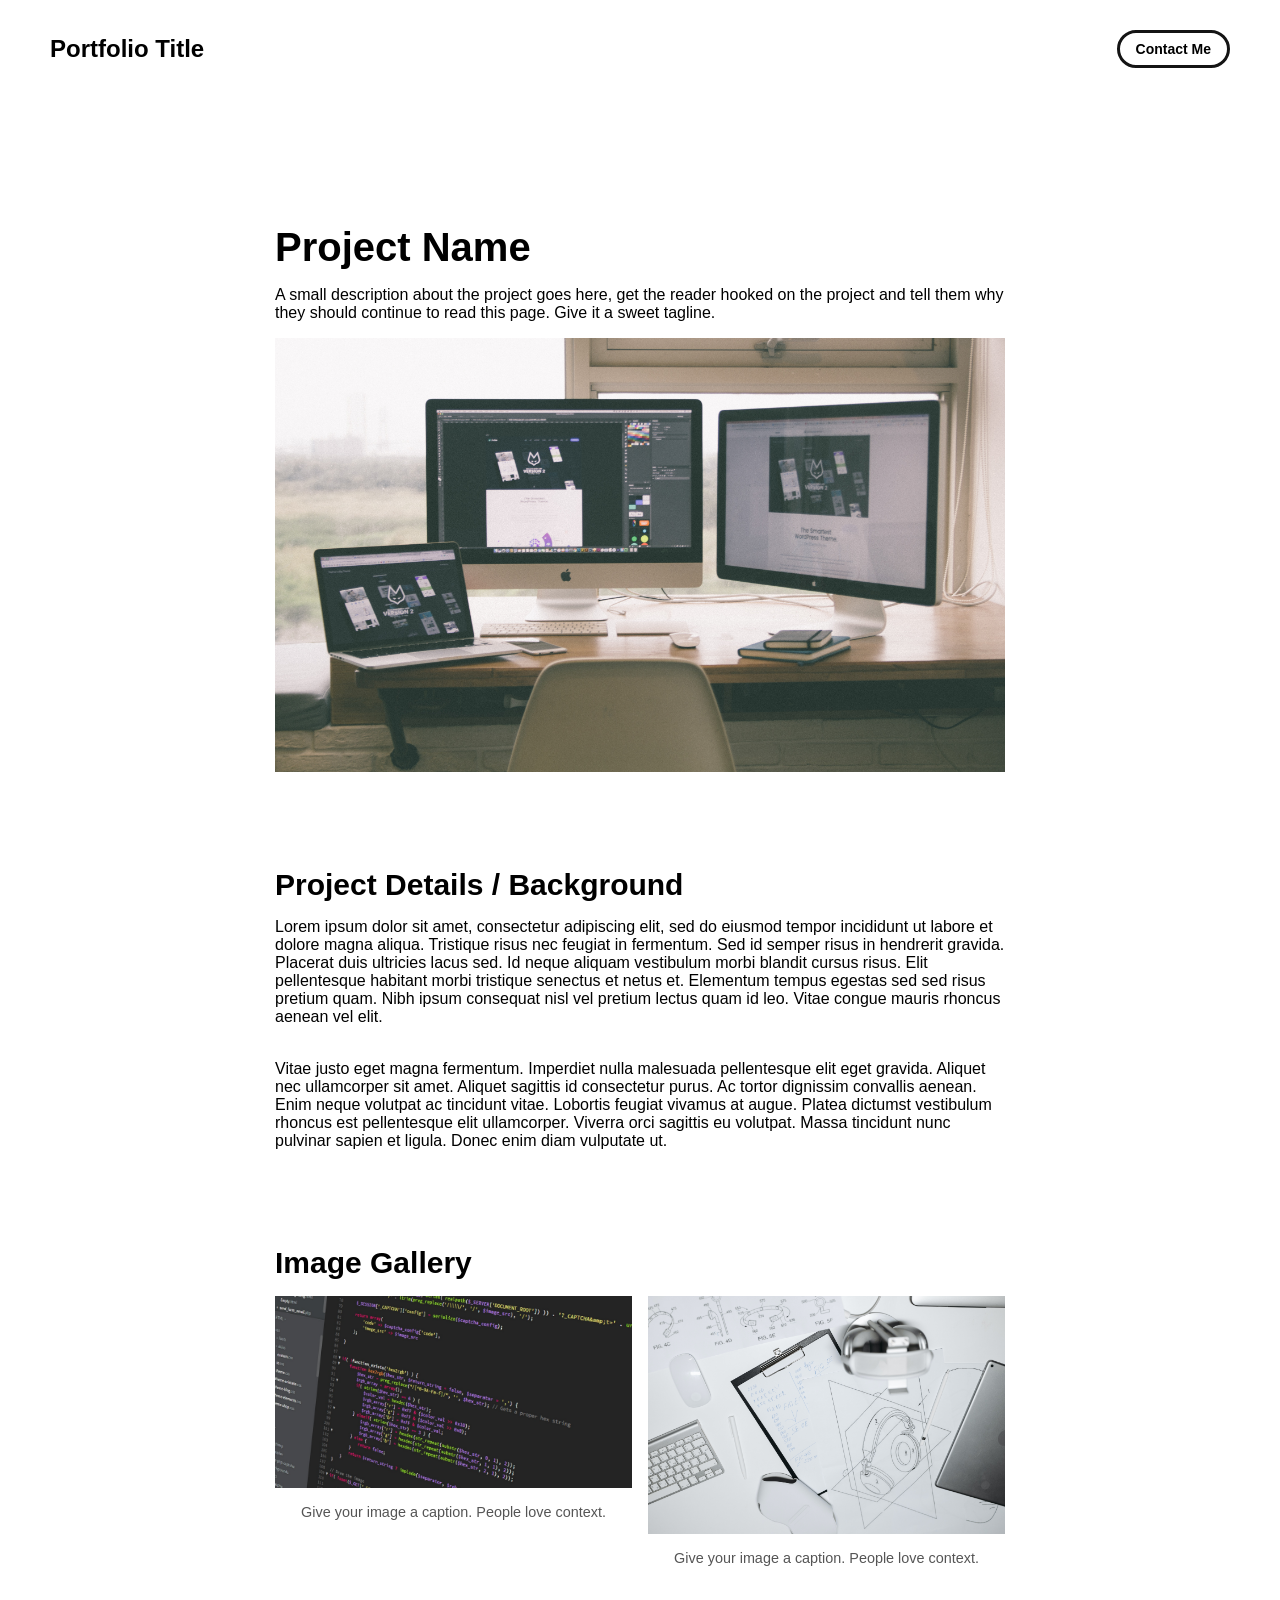
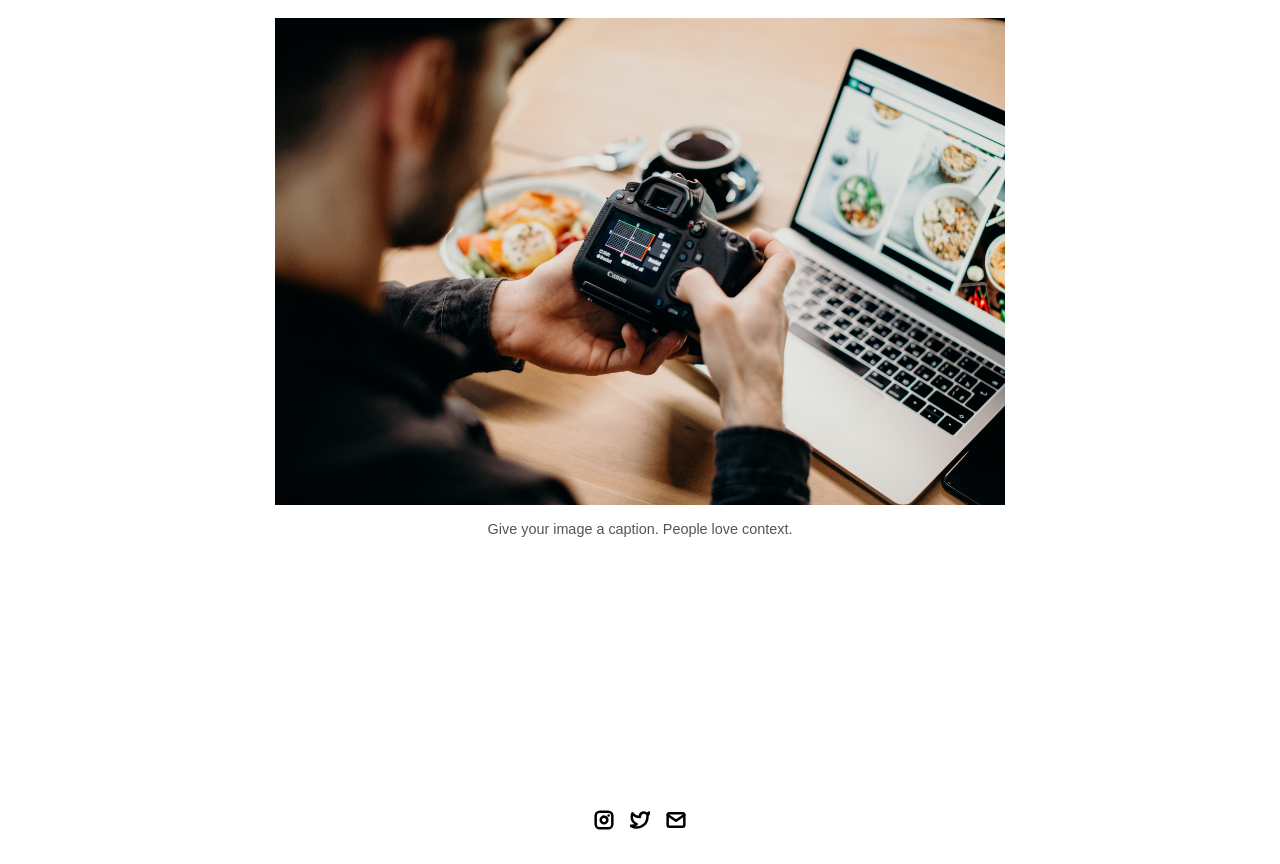
<file: project-pages/project-template.html>
<!-- 
  IMPORTANT! 
  
  Keep this file unchanged to use as a template for all future project pages. 

  For every new project you add to your portfolio, make a copy of this file in the
  'project-pages' folder with a name related to the project.
-->


<!DOCTYPE html>
<html lang="en">
	<head>
		<meta charset="utf-8">
    <!-- 
      TODO

      Upload your Unemployable (or whatever photo you like) to the assets/images folder
      and change the name of the image below to match the uploaded one

      Change the title in the <title> tag to whatever you would like the title of your portfolio to be

      This should be the same across all pages.
     -->
     <link rel="icon" href="../assets/images/1311.png" />
     <title>Unemployables Portfolio</title>
    <meta name="description" content="A portfolio template for the Unemployables community.">
    <meta name="viewport" content="width=device-width, initial-scale=1" />

		<link rel="stylesheet" href="../css/layout.css">
    <link rel="stylesheet" href="../css/typography.css">
    <link rel="stylesheet" href="../css/utilities.css">

		<script defer src="../js/script.js"></script>
	</head>
	<body>
    <!-- NAVBAR -->
    <div class="navbar">
      <a class="nav-title-link" href="../index.html">
        <!-- 
          TODO - Change the "Portfolio Title" to whatever you want displayed in the top left

          (this should be the same across all pages)
         -->
        <span class="nav-title">Portfolio Title</span>
        <!-- 
          TODO - Change the email after 'mailto:' to your email address for contact 
        
          (this should be the same across all pages)
        -->
        <a class="button" href="mailto:whitevans.eth@gmail.com">
          <span class="button-text">Contact Me</span>
        </a>
      </a>
    </div>

    <!-- MAIN PAGE CONTENT -->
    <div id="main-content">

      <!-- PROJECT HEADER -->
      <div id="project-header">
          <!-- 
            TODO

            - Change the 'main-title' text to the name of your project
            - Change the 'body-text' text to a short and sweet description of your project (maybe the same as the one on the project card)
            - Change "desktop.jpeg" to the image filename you uploaded in the assets/images folder.
          -->
        <div class="main-title">Project Name</div>
        <div class="body-text">A small description about the project goes here, get the reader hooked on the project and tell them why they should continue to read this page. Give it a sweet tagline.</div>
        <image class="project-header-image" src="../assets/images/desktop.jpeg">
      </div>

      <!-- PROJECT DETAILS -->
      <!-- 
        TODO

        - Change the 'subheader-text' to whatever header you want for project details
        - Add paragraphs using the <div class="body-text"></div> elements in the "project-details-content"
      -->
      <div id="project-details">
        <div class="subheader-text">Project Details / Background</div>
        <div class="project-details-content">
          <div class="body-text">Lorem ipsum dolor sit amet, consectetur adipiscing elit, sed do eiusmod tempor incididunt ut labore et dolore magna aliqua. Tristique risus nec feugiat in fermentum. Sed id semper risus in hendrerit gravida. Placerat duis ultricies lacus sed. Id neque aliquam vestibulum morbi blandit cursus risus. Elit pellentesque habitant morbi tristique senectus et netus et. Elementum tempus egestas sed sed risus pretium quam. Nibh ipsum consequat nisl vel pretium lectus quam id leo. Vitae congue mauris rhoncus aenean vel elit.</div>
          <div class="body-text">Vitae justo eget magna fermentum. Imperdiet nulla malesuada pellentesque elit eget gravida. Aliquet nec ullamcorper sit amet. Aliquet sagittis id consectetur purus. Ac tortor dignissim convallis aenean. Enim neque volutpat ac tincidunt vitae. Lobortis feugiat vivamus at augue. Platea dictumst vestibulum rhoncus est pellentesque elit ullamcorper. Viverra orci sagittis eu volutpat. Massa tincidunt nunc pulvinar sapien et ligula. Donec enim diam vulputate ut.</div>
        </div>
      </div>

      <!-- IMAGE GALLERY -->
      <div id="project-gallery">
        <!-- TODO - Change the 'subheader-text' to whatever you want the Gallery section header to say -->
        <div class="subheader-text">Image Gallery</div>
        <div class="project-gallery-content">
            <!-- 
              TODO

              This is where the images in the gallery live. Here's a simple gallery image for you to copy:

              Full Width Image:

                <div class="gallery-image-container">
                  <img src="../assets/images/IMAGE_NAME" class="gallery-image">
                  <span class="image-caption">IMAGE_CAPTION</span>
                </div>

              Half Width Image: 

                <div class="gallery-image-container half-width">
                  <img src="../assets/images/IMAGE_NAME" class="gallery-image">
                  <span class="image-caption">IMAGE_CAPTION</span>
                </div>

              - To add an image to the this area, copy one of the above, paste it below this comment, and change the following:
                  - IMAGE_NAME: the name of the image file in assets/images
                  - IMAGE_CAPTION: to the caption of the image
            -->
            <div class="gallery-image-container half-width">
              <img src="../assets/images/code.jpeg" class="gallery-image">
              <span class="image-caption">Give your image a caption. People love context.</span>
            </div>
            <div class="gallery-image-container half-width">
              <img src="../assets/images/sketchbook.jpeg" class="gallery-image">
              <span class="image-caption">Give your image a caption. People love context.</span>
            </div>
            <div class="gallery-image-container">
              <img src="../assets/images/camera.jpeg" class="gallery-image">
              <span class="image-caption">Give your image a caption. People love context.</span>
            </div>
        </div>
      </div>
    </div>

    <!-- FOOTER -->
    <div id="footer">
      <!-- 
        TODO - Change href to your Instagram account (can also delete entire "a" element if no Instagram) 

        This should be the same across all pages.
      -->
      <a class="icon-link" target="_blank" href="https://twitter.com/whitevans_eth">
        <image src="../assets/icons/instagram.svg" class="footer-icon"/>
      </a>
      <!-- 
        TODO - Change href to your Twitter account (can also delete entire "a" element if no Twitter) 
      
        This should be the same across all pages.
      -->
      <a class="icon-link" target="_blank" href="https://twitter.com/whitevans_eth">
        <image src="../assets/icons/twitter.svg" class="footer-icon"/>
      </a>
      <!-- 
        TODO - Change the email after "mailto" to your contact email 
      
        This should be the same across all pages.
      -->
      <a class="icon-link" href="mailto:whitevans.eth@gmail.com">
        <image src="../assets/icons/mail.svg" class="footer-icon"/>
      </a>
    </div>

	</body>
</html>
</file>
<file: css/layout.css>
* {
  box-sizing: border-box;
}

html {
  text-size-adjust: none;
  -webkit-text-size-adjust: none;
  -moz-text-size-adjust: none;
  -ms-text-size-adjust: none;
}

body {
  margin: 0;
  -webkit-font-smoothing: antialiased;
  -moz-osx-font-smoothing: grayscale;
}




/* Main Page Layout */

#main-content {
  margin: 225px 425px;
  display: flex;
  flex-direction: column;
  gap: 96px;
}




/* Portfolio Header */

#portfolio-header {
  display: flex;
  gap: 20px;
  align-items: center;
}

#portfolio-header-image-container {
  display: flex;
  flex-direction: column;
  gap: 10px;
  flex-basis: 50%;
}

.portfolio-header-image {
  width: 100%;
  height: auto;
}

#portfolio-header-text-container {
  display: flex;
  flex-direction: column;
  gap: 34px;
  flex-basis: 50%;
}

#portfolio-header-text-container .body-text {
  margin-top: 20px;
  
}


/* About Section */

#about-section {
  display: flex;
  flex-direction: column;
  gap: 16px;
}

.about-section-content {
  display: flex;
  flex-direction: column;
  gap: 20px;
}




/* Project Section */

#my-work-section {
  display: flex;
  flex-direction: column;
  gap: 16px;
}

.projects-container {
  display: flex;
  gap: 34px 16px;
  flex-wrap: wrap;
}

    /* Project Cards */

    .project-card {
      max-width: calc((100% - 32px) / 3);
      display: flex;
      flex-direction: column;
      gap: 34px;
    }

    .project-card-text-container {
      flex-direction: column;
      display: flex;
      gap: 16px
    }

    .project-image {
      width: 100%;
      height: 200px;
      object-fit: cover;
      object-position: center;
    }




/* Project Pages */

#project-header {
  display: flex;
  flex-direction: column;
  gap: 16px;
}

.project-header-image {
  width: 100%;
  height: auto;
}

#project-details {
  display: flex;
  flex-direction: column;
  gap: 16px;
}

.project-details-content {
  display: flex;
  flex-direction: column;
  gap: 34px;
}

    /* Project Gallery */

    #project-gallery {
      display: flex;
      flex-direction: column;
      gap: 16px;
    }

    .project-gallery-content {
      display: flex;
      flex-wrap: wrap;
      gap: 34px 16px;
    }

    .gallery-image-container {
      width: 100%;
      display: flex;
      flex-direction: column;
      gap: 10px;
    }

    .gallery-image-container.half-width {
      width: calc((100% - 16px) / 2);
    }

    .gallery-image {
      width: 100%;
      height: auto;
      display: block;
    }


/* Extra Extra large devices (large laptops and desktops, 1200px and below) */
@media only screen and (max-width: 1600px) {
  #main-content {
    margin: 225px 275px;
  }
}

/* Extra large devices (large laptops and desktops, 1200px and below) */
@media only screen and (max-width: 1200px) {
  #main-content {
    margin: 225px 175px;
  }
}

/* Large devices (laptops/desktops, 1000px and below) */
@media only screen and (max-width: 1000px) {
  #main-content {
    margin: 225px 75px;
  }
}

/* Small devices (portrait tablets and large phones, 800px and below) */
@media only screen and (max-width: 800px) {
  #main-content {
    margin: 150px 50px;
  }

  #portfolio-header {
    flex-direction: column;
  }

  .project-card {
    max-width: calc((100% - 16px) / 2);
  }
}

/* Small devices (portrait tablets and large phones, 600px and below) */
@media only screen and (max-width: 600px) {
  #main-content {
    margin: 125px 20px;
  }

  .project-card {
    max-width: 100%;
  }
}
</file>
<file: css/typography.css>
body {
  font-family: "Helvetica Neue", Helvetica, Arial, sans-serif;
}

.nav-title {
  font-weight: 700;
  font-size: 24px;
}

.button-text {
  font-size: 14px;
  font-weight: 700;
}

.image-caption {
  display: block;
  text-align: center;
  margin-top: 4px;
  margin-bottom: 16px;
  font-size: 0.9rem;
  color: #555;
  line-height: 1.4;
}

.main-title {
  font-size: 40px;
  font-weight: 700;
}

.subheader-text {
  font-size: 30px;
  font-weight: 700;
}

.body-text {
  font-size: 16px;
  font-weight: 500;
}

.project-card-text {
  overflow: hidden;
  text-overflow: ellipsis;
  display: -webkit-box;
  -webkit-line-clamp: 4;
  line-clamp: 4;
  -webkit-box-orient: vertical;
}

.project-title {
  overflow: hidden;
  text-overflow: ellipsis;
  display: -webkit-box;
  -webkit-line-clamp: 1;
  line-clamp: 1;
  -webkit-box-orient: vertical;
}
</file>
<file: css/utilities.css>
/* Icons */

.right-arrow-icon {
  width: 16px;
  height: 16px;
  margin-top: 1px;
}

.footer-icon {
  width: 20px;
  height: 20px;
}

a.icon-link {
  transition: transform 200ms ease-in-out;
}

a.icon-link:hover {
  cursor: pointer;
  stroke-width: 5;
  margin: 0;
  transform: rotate(15deg);
}


/* Navbar Styling */

.navbar {
  width: 100%;
  padding: 30px 50px;
  display: flex;
  justify-content: space-between;
  align-items: center;
  position: fixed;
  top: 0;
  left: 0;
}

.nav-title-link {
  color: black;
  text-decoration: none;
}

.nav-title-link:hover {
  text-decoration: underline;
}

/* Small devices (portrait tablets and large phones, 800px and below) */
@media only screen and (max-width: 800px) {
  .navbar {
    padding: 20px 20px;
    background-color: white
  }
}


/* Button Styling */

a.button {
  padding: 8px 16px;
  border: 3px solid #141414;
  border-radius: 50px;
  color: black;
  text-decoration: none;
  width: fit-content;
  display: flex;
  gap: 5px;
  align-items: center;
}

a.button:hover {
  text-decoration: underline;
  text-decoration-thickness: 2px;
  cursor: pointer;
}

.project-links {
  display: flex;
  flex-direction: row;
  gap: 12px;              /* space between buttons */
  margin-top: 10px;       /* space above (closer to image) */
  margin-bottom: 10px;    /* space below (closer to project details) */
  align-items: center;
}

/* Fix button sizing inside project links */
.project-links .button {
  display: inline-flex;   /* prevents full-width behavior */
  width: auto;            /* stops stretching */
  padding: 10px 14px;     /* makes buttons visually balanced */
  align-items: center;
  justify-content: center;
  text-decoration: none;
}

/* Optional: nicer hover effect */
.project-links .button:hover {
  transform: translateY(-2px);
  transition: transform 0.15s ease;
}

/* Footer Styling */

#footer {
  width: 100%;
  display: flex;
  padding: 30px 50px;
  justify-content: center;
  align-items: center;
  gap: 16px;
}

/* Link Styling */
a.no-underline {
  text-decoration: none;
  color: black
}

a.no-underline:hover {
  text-decoration: underline;
  cursor: pointer;
}

/* Small devices (portrait tablets and large phones, 800px and below) */
@media only screen and (max-width: 800px) {
  #footer {
    padding: 20px 20px;
  }
}
</file>
